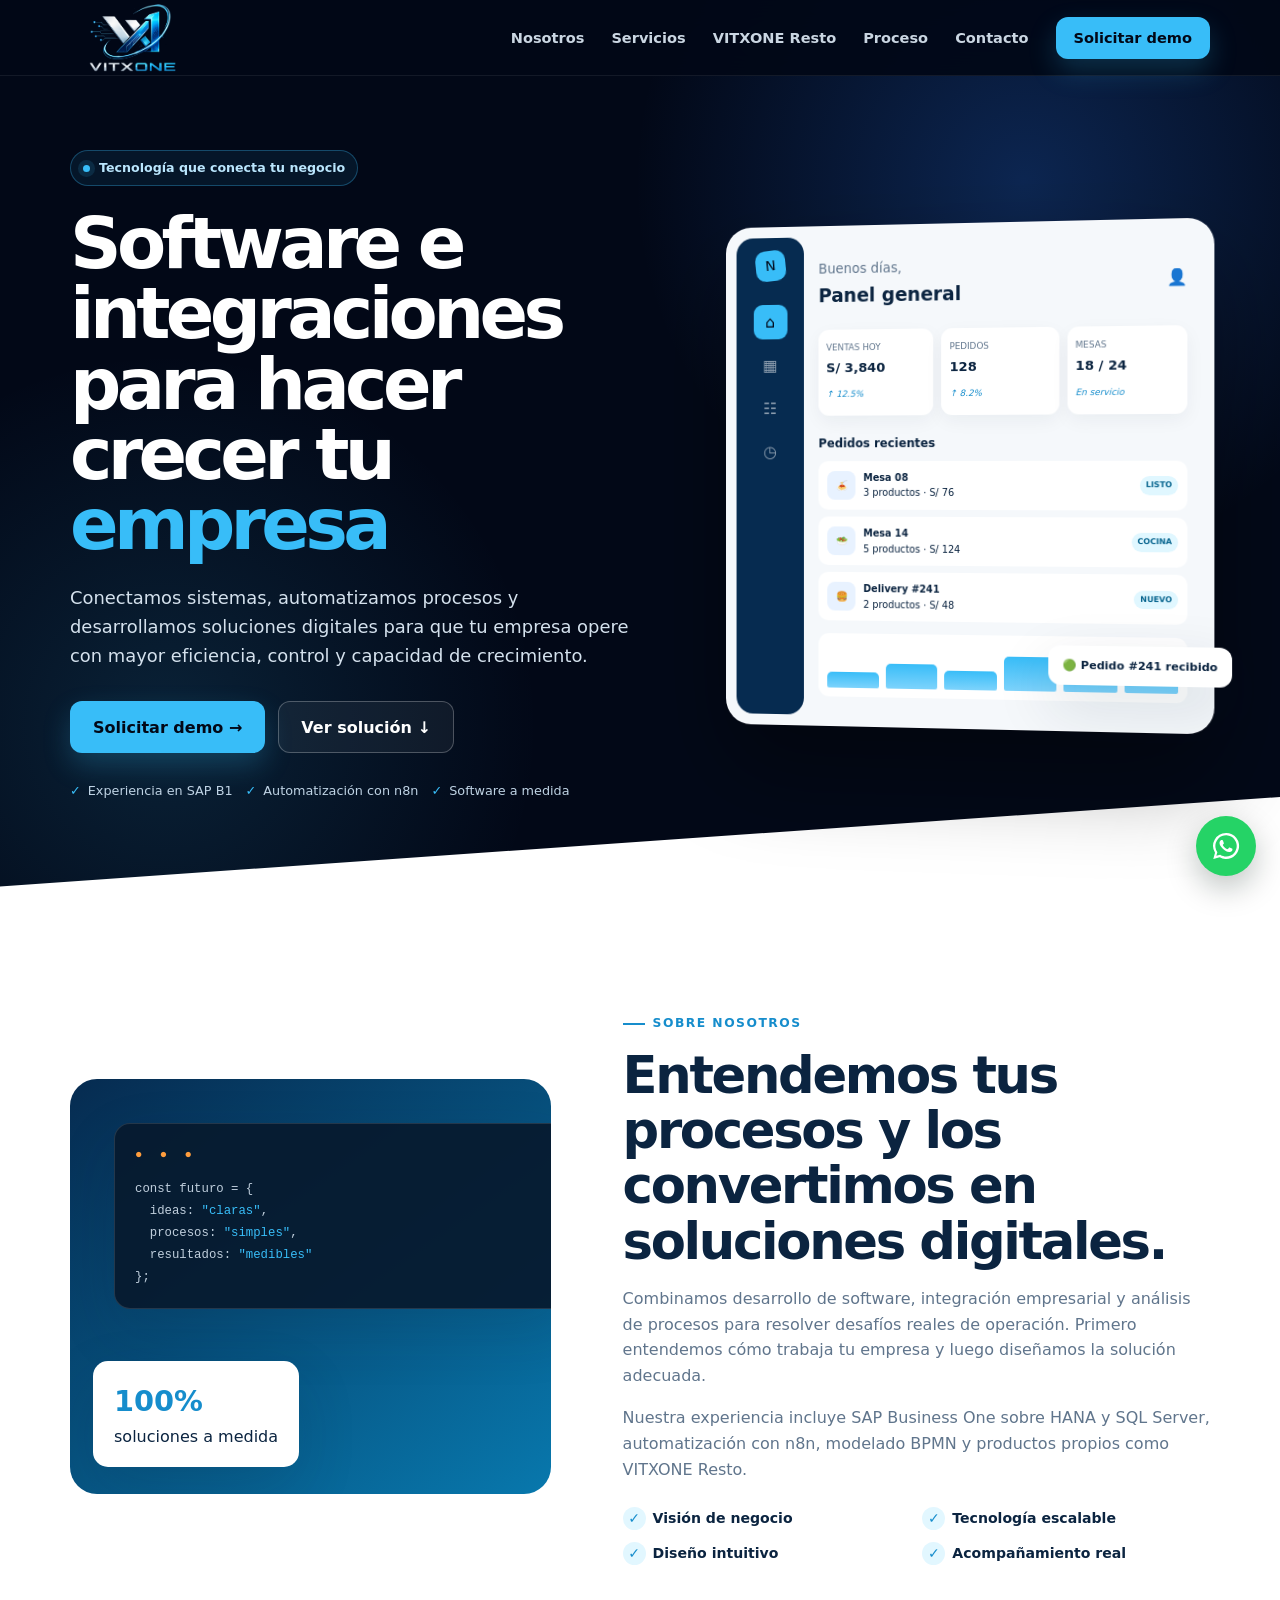
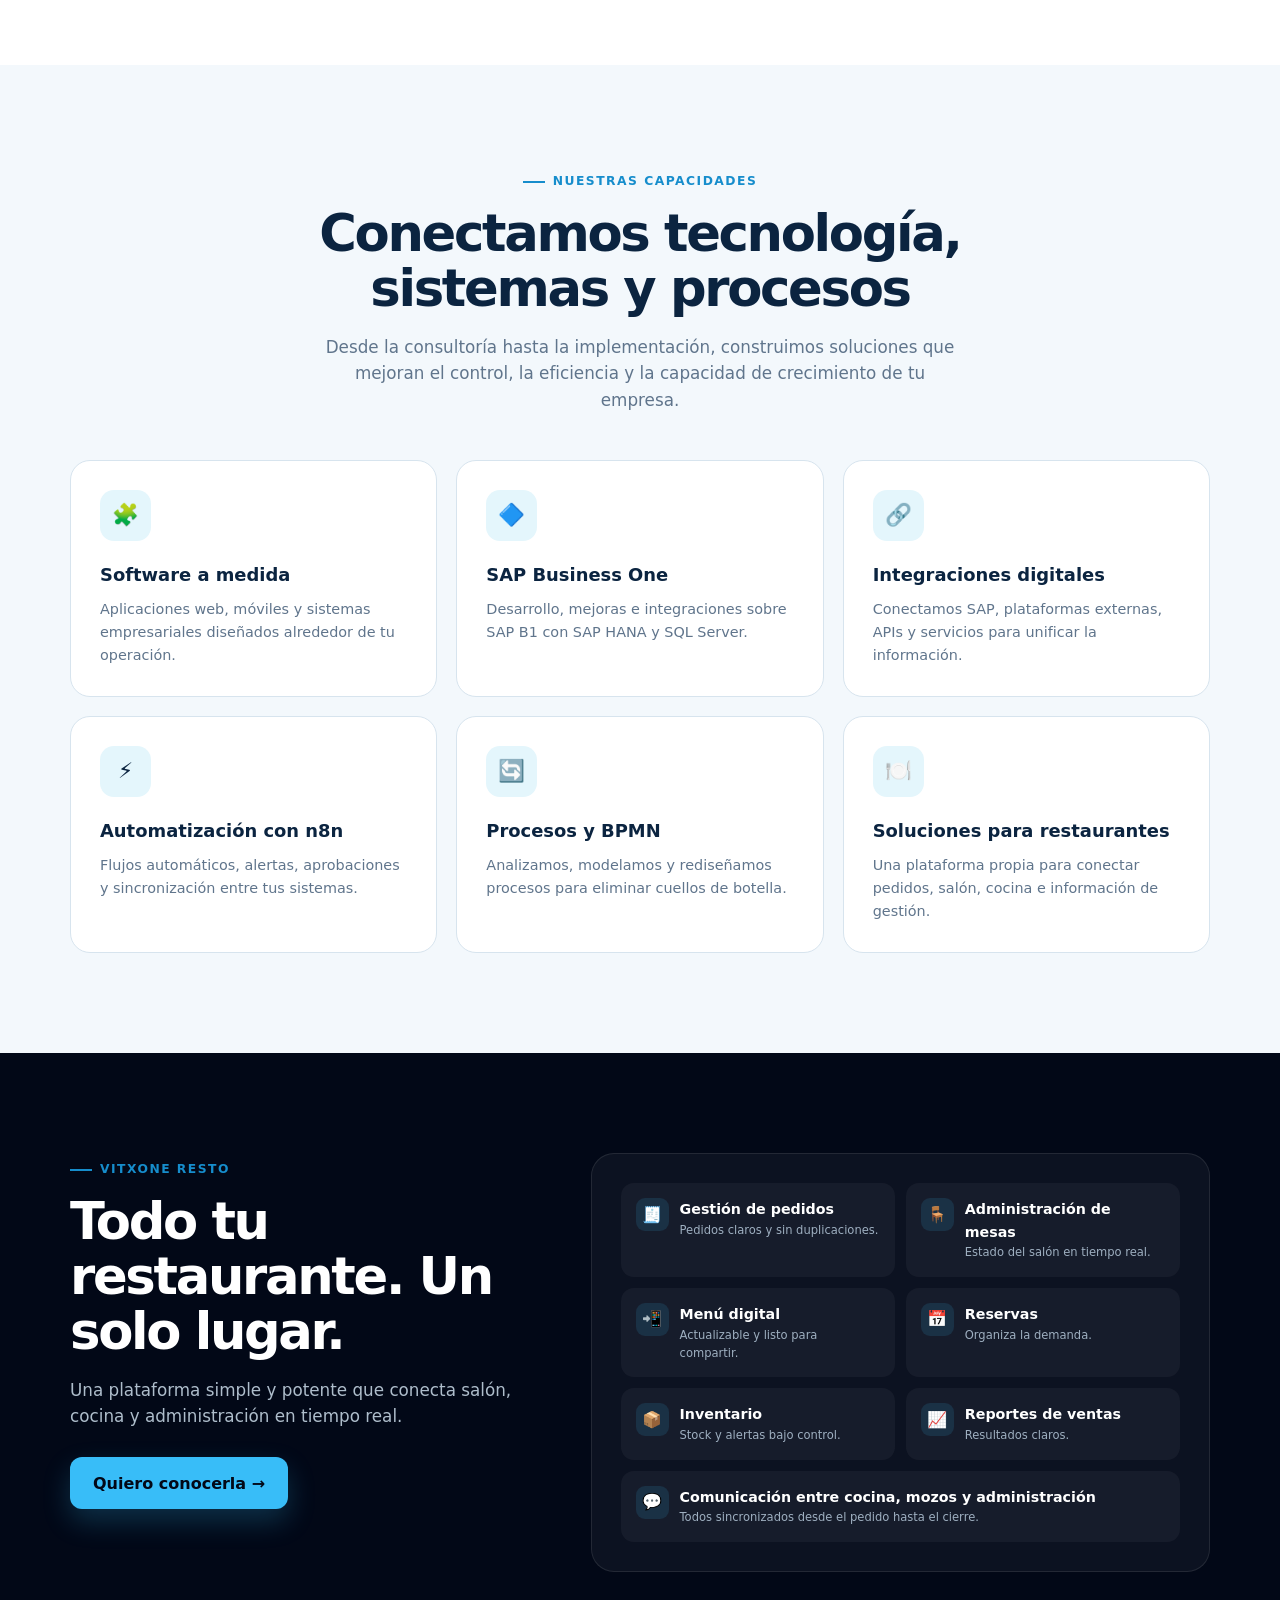
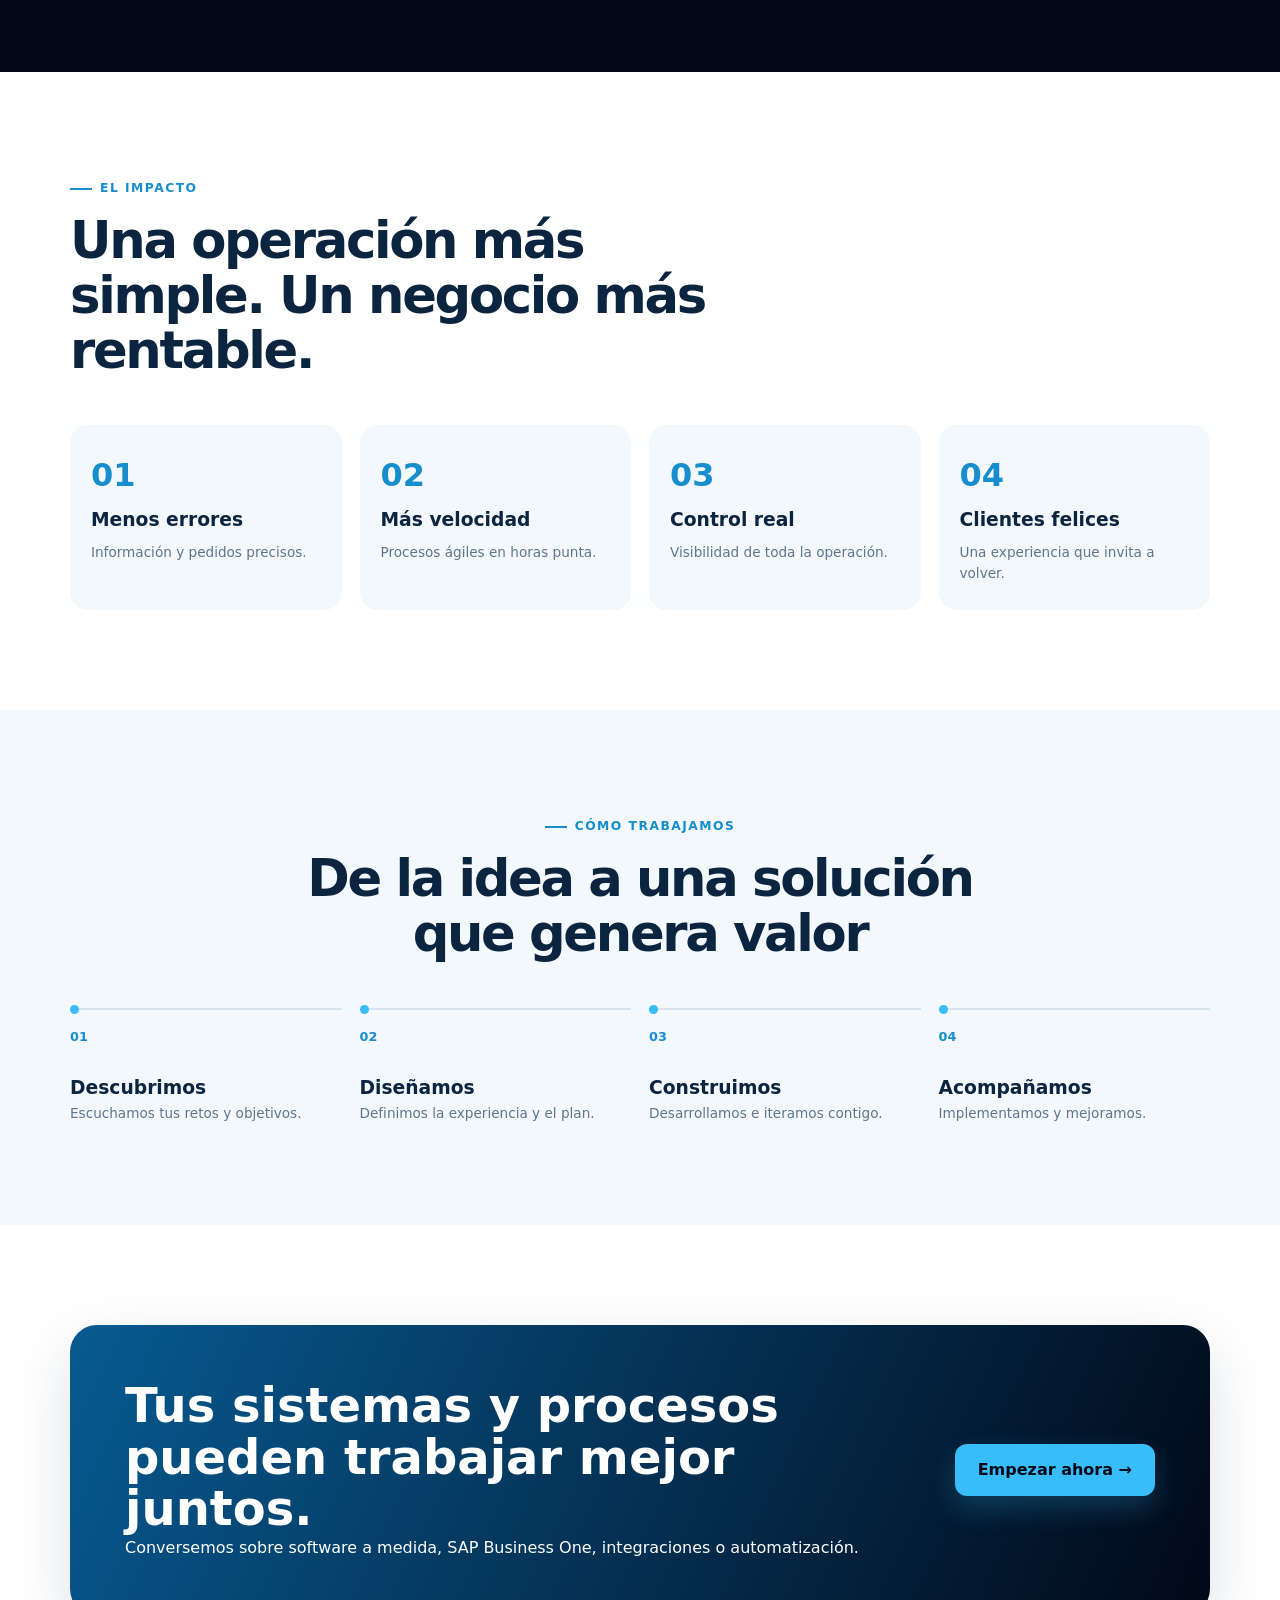
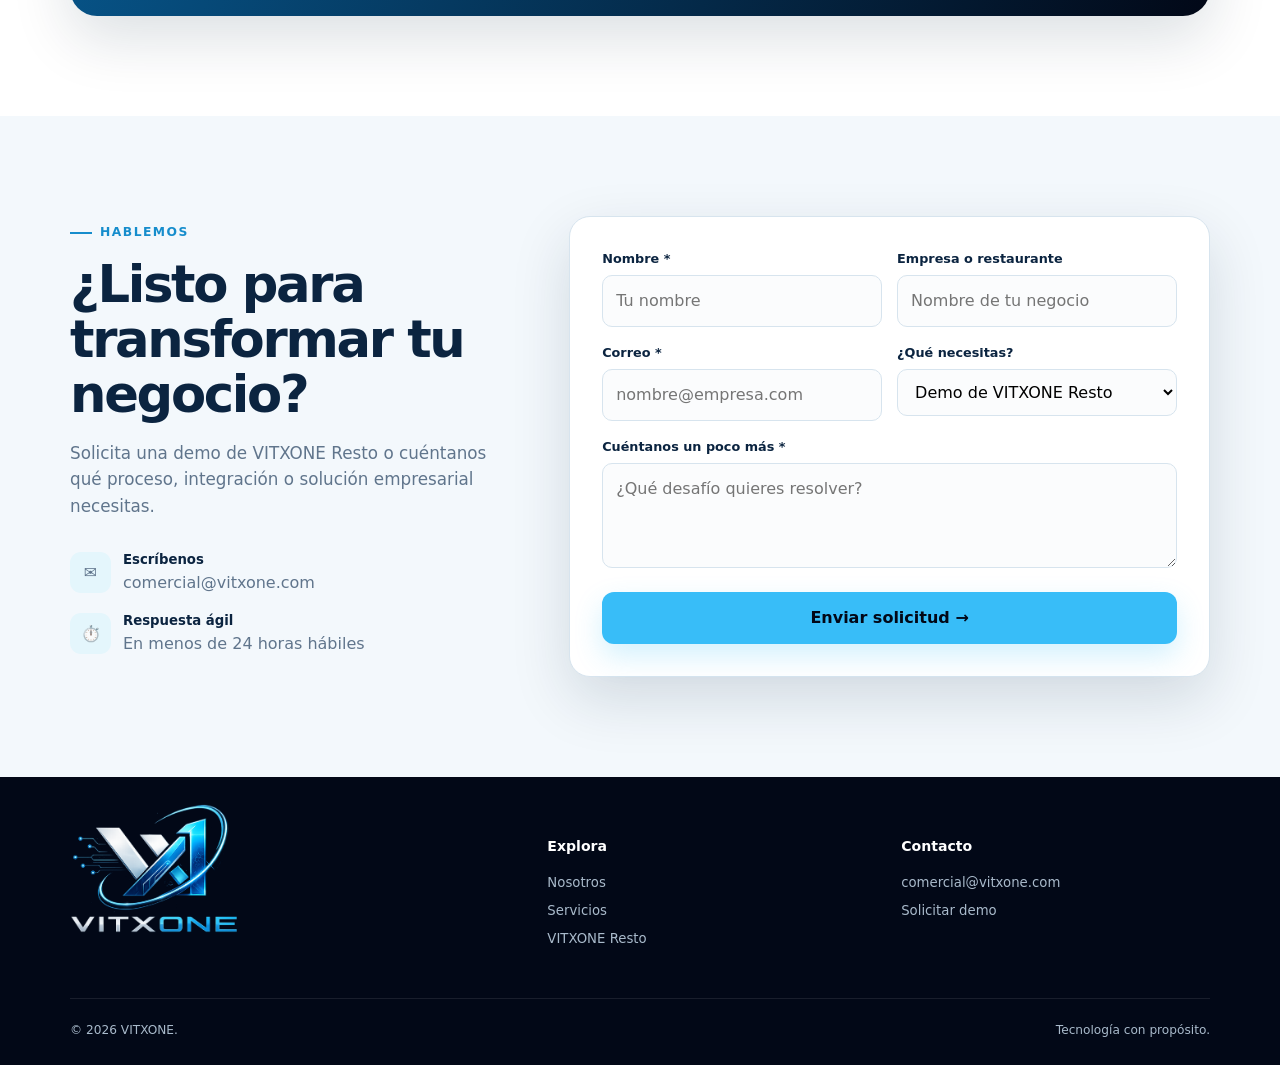
<file: index.html>
<!doctype html>
<html lang="es">
  <head>
    <meta charset="utf-8" />
    <meta name="viewport" content="width=device-width,initial-scale=1" />
    <title>VITXONE | Software, integraciones y automatización</title>
    <meta
      name="description"
      content="Software a medida, SAP Business One, integraciones, automatización con n8n y mejora de procesos BPMN."
    />
    <style>
      /* Base y sistema visual */
      :root {
        --n: #020817;
        --n2: #062b50;
        --g: #38bdf8;
        --gd: #168dcc;
        --i: #0b2440;
        --m: #60758c;
        --s: #f3f8fc;
        --l: #d7e4ee;
        --sh: 0 22px 60px #02213b24;
      }
      * {
        box-sizing: border-box;
        margin: 0;
        padding: 0;
      }
      html {
        scroll-behavior: smooth;
        scroll-padding-top: 76px;
      }
      body {
        font-family:
          Inter,
          system-ui,
          -apple-system,
          "Segoe UI",
          sans-serif;
        color: var(--i);
        line-height: 1.6;
        overflow-x: hidden;
      }
      a {
        color: inherit;
        text-decoration: none;
      }
      button,
      input,
      textarea,
      select {
        font: inherit;
      }
      .con {
        width: min(1140px, calc(100% - 40px));
        margin: auto;
      }
      .sec {
        padding: 100px 0;
      }
      .soft {
        background: var(--s);
      }
      .tag {
        display: inline-flex;
        align-items: center;
        gap: 8px;
        margin-bottom: 14px;
        color: var(--gd);
        font-size: 0.77rem;
        font-weight: 850;
        letter-spacing: 0.12em;
        text-transform: uppercase;
      }
      .tag:before {
        content: "";
        width: 22px;
        height: 2px;
        background: currentColor;
      }
      .title {
        max-width: 720px;
        margin-bottom: 17px;
        font-size: clamp(2rem, 4vw, 3.2rem);
        line-height: 1.08;
        letter-spacing: -0.045em;
      }
      .lead {
        max-width: 650px;
        color: var(--m);
        font-size: 1.05rem;
      }
      .head {
        margin-bottom: 46px;
      }
      .center {
        text-align: center;
        margin-inline: auto;
      }
      .center > * {
        margin-inline: auto;
      }
      .btn {
        display: inline-flex;
        min-height: 52px;
        padding: 0 22px;
        align-items: center;
        justify-content: center;
        border: 1px solid transparent;
        border-radius: 12px;
        font-weight: 780;
        transition: 0.25s;
        cursor: pointer;
      }
      .btn:hover {
        transform: translateY(-3px);
      }
      .primary {
        background: var(--g);
        color: var(--n);
        box-shadow: 0 12px 28px #38bdf838;
      }
      .primary:hover {
        background: #0ea5e9;
      }
      .outline {
        color: #fff;
        border-color: #ffffff40;
        background: #ffffff0d;
      }
      .outline:hover {
        background: #ffffff1c;
      }
      /* Navegación fija */
      header {
        position: fixed;
        inset: 0 0 auto;
        z-index: 20;
        height: 76px;
        color: #fff;
        background: #020817ed;
        backdrop-filter: blur(14px);
        border-bottom: 1px solid #ffffff12;
      }
      .nav {
        height: 100%;
        display: flex;
        align-items: center;
        justify-content: space-between;
      }
      .logo {
        display: flex;
        align-items: center;
        height: 68px;
      }
      .brand-logo {
        display: block;
        width: 126px;
        height: 68px;
        object-fit: contain;
      }
      .brand .brand-logo {
        width: 170px;
        height: auto;
      }
      .mark {
        display: grid;
        width: 36px;
        aspect-ratio: 1;
        place-items: center;
        border-radius: 10px;
        background: var(--g);
        color: var(--n);
        font-size: 0.9rem;
        transform: rotate(-6deg);
      }
      .links {
        display: flex;
        align-items: center;
        gap: 27px;
        list-style: none;
        color: #cad6e2;
        font-size: 0.91rem;
        font-weight: 650;
      }
      .links a:hover {
        color: var(--g);
      }
      .navbtn {
        min-height: 42px;
        padding-inline: 17px;
      }
      .hamb {
        display: none;
        width: 44px;
        height: 44px;
        border: 0;
        border-radius: 10px;
        background: #ffffff12;
      }
      .hamb span {
        display: block;
        width: 21px;
        height: 2px;
        margin: 5px auto;
        background: #fff;
        transition: 0.25s;
      }
      /* Hero y mockup */
      .hero {
        position: relative;
        min-height: 780px;
        padding: 150px 0 105px;
        overflow: hidden;
        color: #fff;
        background:
          radial-gradient(circle at 80% 20%, #2775ec45, transparent 31%),
          radial-gradient(circle at 13% 80%, #38bdf824, transparent 28%),
          var(--n);
      }
      .hero:after {
        content: "";
        position: absolute;
        inset: auto -10% -170px;
        height: 235px;
        background: #fff;
        transform: rotate(-4deg);
      }
      .hero-grid {
        position: relative;
        z-index: 1;
        display: grid;
        grid-template-columns: 1.04fr 0.96fr;
        gap: 65px;
        align-items: center;
      }
      .badge {
        display: inline-flex;
        align-items: center;
        gap: 9px;
        margin-bottom: 22px;
        padding: 7px 12px;
        border: 1px solid #38bdf850;
        border-radius: 99px;
        background: #38bdf814;
        color: #bae6fd;
        font-size: 0.79rem;
        font-weight: 750;
      }
      .pulse {
        width: 7px;
        height: 7px;
        border-radius: 50%;
        background: var(--g);
        box-shadow: 0 0 0 5px #38bdf820;
      }
      .hero h1 {
        max-width: 700px;
        font-size: clamp(2.8rem, 5.6vw, 5rem);
        line-height: 0.98;
        letter-spacing: -0.065em;
      }
      .hero h1 span {
        color: var(--g);
      }
      .hero-copy > p {
        max-width: 590px;
        margin: 25px 0 31px;
        color: #d4e1ed;
        font-size: 1.12rem;
      }
      .actions,
      .proof {
        display: flex;
        flex-wrap: wrap;
        gap: 13px;
      }
      .proof {
        margin-top: 28px;
        color: #bfd3e4;
        font-size: 0.8rem;
      }
      .proof span:before {
        content: "✓";
        margin-right: 7px;
        color: var(--g);
        font-weight: 900;
      }
      .mock {
        position: relative;
        display: grid;
        grid-template-columns: 70px 1fr;
        width: 95%;
        margin-left: auto;
        min-height: 440px;
        padding: 10px;
        border: 1px solid #ffffff25;
        border-radius: 26px;
        background: #f5f8fb;
        color: var(--i);
        box-shadow: 0 45px 90px #0006;
        transform: perspective(1000px) rotateY(-5deg);
        animation: float 5s ease-in-out infinite;
      }
      .side {
        padding: 13px 7px;
        border-radius: 17px;
        background: var(--n2);
        text-align: center;
      }
      .side .mark {
        width: 31px;
        margin: 0 auto 24px;
      }
      .si {
        display: grid;
        width: 35px;
        height: 35px;
        margin: 9px auto;
        place-items: center;
        border-radius: 9px;
        color: #fff;
        opacity: 0.55;
      }
      .si.on {
        background: var(--g);
        color: var(--n);
        opacity: 1;
      }
      .dash {
        padding: 19px 15px;
      }
      .top {
        display: flex;
        justify-content: space-between;
        align-items: center;
      }
      .top small {
        color: var(--m);
      }
      .metrics {
        display: grid;
        grid-template-columns: repeat(3, 1fr);
        gap: 8px;
        margin: 19px 0;
      }
      .metric {
        padding: 11px 8px;
        border-radius: 11px;
        background: #fff;
        box-shadow: 0 6px 18px #10243d0d;
      }
      .metric small {
        display: block;
        color: var(--m);
        font-size: 0.55rem;
      }
      .metric b {
        font-size: 0.82rem;
      }
      .metric em {
        color: var(--gd);
        font-size: 0.55rem;
      }
      .dash h4 {
        margin-bottom: 8px;
        font-size: 0.74rem;
      }
      .order {
        display: grid;
        grid-template-columns: auto 1fr auto;
        gap: 8px;
        align-items: center;
        margin-bottom: 7px;
        padding: 9px;
        border-radius: 10px;
        background: #fff;
        font-size: 0.61rem;
      }
      .oi {
        display: grid;
        width: 29px;
        height: 29px;
        place-items: center;
        border-radius: 8px;
        background: #e8f2ff;
      }
      .status {
        padding: 3px 6px;
        border-radius: 50px;
        background: #e0f7ff;
        color: #07658f;
        font-size: 0.49rem;
        font-weight: 850;
      }
      .chart {
        height: 64px;
        margin-top: 13px;
        padding: 9px;
        display: flex;
        align-items: end;
        gap: 7px;
        border-radius: 11px;
        background: #fff;
      }
      .bar {
        flex: 1;
        height: var(--h);
        border-radius: 5px 5px 2px 2px;
        background: linear-gradient(var(--g), #7dd3fc);
      }
      .pop {
        position: absolute;
        right: -18px;
        bottom: 45px;
        padding: 11px 14px;
        border-radius: 12px;
        background: #fff;
        box-shadow: var(--sh);
        font-size: 0.69rem;
        font-weight: 750;
      }
      @keyframes float {
        50% {
          translate: 0 -10px;
        }
      }
      /* Contenido */
      .about,
      .product-grid,
      .contact {
        display: grid;
        grid-template-columns: 0.9fr 1.1fr;
        gap: 72px;
        align-items: center;
      }
      .visual {
        position: relative;
        min-height: 415px;
        overflow: hidden;
        border-radius: 27px;
        background: linear-gradient(145deg, var(--n2), #0878ad);
      }
      .code {
        position: absolute;
        inset: 44px -20px auto 44px;
        padding: 20px;
        border: 1px solid #ffffff1f;
        border-radius: 16px;
        background: #071a2fee;
        color: #c0cfdd;
        box-shadow: var(--sh);
        font:
          0.77rem/1.8 ui-monospace,
          monospace;
      }
      .dots {
        margin-bottom: 12px;
        color: #ff9d3d;
        letter-spacing: 5px;
      }
      .cg {
        color: var(--g);
      }
      .stat {
        position: absolute;
        left: 23px;
        bottom: 27px;
        padding: 17px 21px;
        border-radius: 15px;
        background: #fff;
        box-shadow: var(--sh);
      }
      .stat b {
        display: block;
        color: var(--gd);
        font-size: 1.8rem;
      }
      .copy p {
        margin-bottom: 17px;
        color: var(--m);
      }
      .checks {
        display: grid;
        grid-template-columns: 1fr 1fr;
        gap: 12px;
        margin-top: 25px;
      }
      .checks span {
        font-size: 0.88rem;
        font-weight: 700;
      }
      .checks span:before {
        content: "✓";
        display: inline-grid;
        width: 23px;
        height: 23px;
        margin-right: 7px;
        place-items: center;
        border-radius: 50%;
        background: #e2f7ff;
        color: var(--gd);
      }
      .cards {
        display: grid;
        grid-template-columns: repeat(3, 1fr);
        gap: 19px;
      }
      .card {
        padding: 29px;
        border: 1px solid var(--l);
        border-radius: 20px;
        background: #fff;
        transition: 0.3s;
      }
      .card:hover {
        transform: translateY(-7px);
        border-color: transparent;
        box-shadow: var(--sh);
      }
      .icon {
        display: grid;
        width: 51px;
        height: 51px;
        margin-bottom: 20px;
        place-items: center;
        border-radius: 14px;
        background: #e4f6fc;
        font-size: 1.35rem;
      }
      .card h3 {
        margin-bottom: 8px;
        font-size: 1.12rem;
      }
      .card p {
        color: var(--m);
        font-size: 0.9rem;
      }
      .product {
        color: #fff;
        background: var(--n);
      }
      .product-grid {
        grid-template-columns: 0.84fr 1.16fr;
        align-items: start;
      }
      .product .lead {
        color: #aebdcb;
      }
      .panel {
        padding: 29px;
        border: 1px solid #ffffff18;
        border-radius: 23px;
        background: #ffffff0b;
      }
      .features {
        display: grid;
        grid-template-columns: 1fr 1fr;
        gap: 11px;
      }
      .feature {
        display: flex;
        gap: 11px;
        padding: 15px;
        border-radius: 13px;
        background: #ffffff0b;
        transition: 0.25s;
      }
      .feature:hover {
        transform: translateX(4px);
        background: #38bdf818;
      }
      .fi {
        flex: 0 0 33px;
        display: grid;
        height: 33px;
        place-items: center;
        border-radius: 9px;
        background: #38bdf820;
      }
      .feature h3 {
        font-size: 0.89rem;
      }
      .feature p {
        color: #9eafc0;
        font-size: 0.72rem;
      }
      .benefits,
      .steps {
        display: grid;
        grid-template-columns: repeat(4, 1fr);
        gap: 18px;
      }
      .benefit {
        padding: 25px 21px;
        border-radius: 18px;
        background: var(--s);
      }
      .num {
        color: var(--gd);
        font-size: 2rem;
        font-weight: 850;
      }
      .benefit h3 {
        margin: 4px 0 7px;
      }
      .benefit p,
      .step p {
        color: var(--m);
        font-size: 0.85rem;
      }
      .steps {
        counter-reset: step;
      }
      .step {
        position: relative;
        padding-top: 17px;
        border-top: 2px solid var(--l);
        counter-increment: step;
      }
      .step:before {
        content: "0" counter(step);
        display: block;
        margin-bottom: 26px;
        color: var(--gd);
        font-size: 0.8rem;
        font-weight: 850;
      }
      .step:after {
        content: "";
        position: absolute;
        left: 0;
        top: -5px;
        width: 9px;
        height: 9px;
        border-radius: 50%;
        background: var(--g);
      }
      .cta {
        display: flex;
        align-items: center;
        justify-content: space-between;
        gap: 35px;
        padding: 55px;
        border-radius: 27px;
        color: #fff;
        background: linear-gradient(115deg, #075a91, var(--n));
        box-shadow: var(--sh);
      }
      .cta h2 {
        max-width: 670px;
        font-size: clamp(2rem, 4vw, 3rem);
        line-height: 1.08;
      }
      .contact {
        grid-template-columns: 0.8fr 1.2fr;
        align-items: start;
      }
      .details {
        display: grid;
        gap: 14px;
        margin-top: 29px;
      }
      .detail {
        display: flex;
        align-items: center;
        gap: 12px;
        color: var(--m);
      }
      .detail b {
        display: block;
        color: var(--i);
        font-size: 0.83rem;
      }
      .di {
        display: grid;
        width: 41px;
        height: 41px;
        place-items: center;
        border-radius: 11px;
        background: #e4f6fc;
      }
      .form {
        padding: 32px;
        border: 1px solid var(--l);
        border-radius: 21px;
        background: #fff;
        box-shadow: var(--sh);
      }
      .row {
        display: grid;
        grid-template-columns: 1fr 1fr;
        gap: 15px;
      }
      .field {
        margin-bottom: 16px;
      }
      .field label {
        display: block;
        margin-bottom: 6px;
        font-size: 0.8rem;
        font-weight: 750;
      }
      .field input,
      .field textarea,
      .field select {
        width: 100%;
        padding: 12px 13px;
        border: 1px solid var(--l);
        border-radius: 10px;
        outline: 0;
        background: #fbfcfd;
      }
      .field input:focus,
      .field textarea:focus,
      .field select:focus {
        border-color: var(--gd);
        box-shadow: 0 0 0 3px #38bdf824;
      }
      .field textarea {
        min-height: 105px;
        resize: vertical;
      }
      .form .btn {
        width: 100%;
        border: 0;
      }
      .message {
        display: none;
        margin-top: 13px;
        padding: 10px;
        border-radius: 9px;
        background: #e2f7ff;
        color: #07658f;
        text-align: center;
        font-size: 0.83rem;
        font-weight: 700;
      }
      .message.show {
        display: block;
      }
      .whatsapp-float {
        position: fixed;
        right: 24px;
        bottom: 24px;
        z-index: 30;
        display: grid;
        width: 60px;
        height: 60px;
        place-items: center;
        border-radius: 50%;
        color: #fff;
        background: #25d366;
        box-shadow: 0 12px 30px #071c1240;
        transition: transform 0.25s, background 0.25s;
      }
      .whatsapp-float:hover {
        transform: translateY(-4px) scale(1.04);
        background: #1fbd59;
      }
      .whatsapp-float svg {
        width: 32px;
        height: 32px;
        fill: currentColor;
      }
      /* Footer, animaciones y responsive */
      footer {
        padding: 58px 0 24px;
        color: #a9bacb;
        background: var(--n);
      }
      .footer-grid {
        display: grid;
        grid-template-columns: 1.4fr 1fr 1fr;
        gap: 45px;
        padding-bottom: 42px;
      }
      .brand p {
        max-width: 350px;
        margin-top: 14px;
        font-size: 0.87rem;
      }
      .col h3 {
        margin-bottom: 14px;
        color: #fff;
        font-size: 0.88rem;
      }
      .col a {
        display: block;
        width: max-content;
        margin: 7px 0;
        font-size: 0.83rem;
      }
      .bottom {
        display: flex;
        justify-content: space-between;
        gap: 20px;
        padding-top: 22px;
        border-top: 1px solid #ffffff17;
        font-size: 0.76rem;
      }
      .reveal {
        opacity: 0;
        transform: translateY(24px);
        transition: 0.7s;
      }
      .reveal.visible {
        opacity: 1;
        transform: none;
      }
      @media (max-width: 960px) {
        .sec {
          padding: 82px 0;
        }
        .hero-grid,
        .about,
        .product-grid,
        .contact {
          grid-template-columns: 1fr;
        }
        .hero {
          padding-top: 128px;
        }
        .hero-copy {
          text-align: center;
        }
        .hero-copy > p {
          margin-inline: auto;
        }
        .actions,
        .proof {
          justify-content: center;
        }
        .mock {
          width: min(570px, 90%);
          margin: 20px auto;
        }
        .about,
        .product-grid,
        .contact {
          gap: 44px;
        }
        .cards,
        .benefits,
        .steps {
          grid-template-columns: repeat(2, 1fr);
        }
        .links {
          position: fixed;
          inset: 76px 20px auto;
          display: grid;
          gap: 0;
          padding: 14px;
          border-radius: 15px;
          background: #041a31;
          box-shadow: 0 20px 50px #0005;
          opacity: 0;
          transform: translateY(-10px);
          pointer-events: none;
          transition: 0.25s;
        }
        .links.open {
          opacity: 1;
          transform: none;
          pointer-events: auto;
        }
        .links a {
          display: block;
          padding: 11px;
        }
        .hamb {
          display: block;
        }
        .hamb.active span:first-child {
          transform: translateY(7px) rotate(45deg);
        }
        .hamb.active span:nth-child(2) {
          opacity: 0;
        }
        .hamb.active span:last-child {
          transform: translateY(-7px) rotate(-45deg);
        }
      }
      @media (max-width: 640px) {
        .whatsapp-float {
          right: 16px;
          bottom: 16px;
          width: 56px;
          height: 56px;
        }
        .brand-logo {
          width: 108px;
          height: 62px;
        }
        .con {
          width: calc(100% - 28px);
        }
        .sec {
          padding: 68px 0;
        }
        .hero {
          min-height: auto;
          padding: 122px 0 105px;
        }
        .hero h1 {
          font-size: 2.7rem;
        }
        .actions .btn {
          width: 100%;
        }
        .mock {
          grid-template-columns: 52px 1fr;
          min-height: 360px;
          padding: 7px;
          transform: none;
        }
        .side {
          padding: 9px 4px;
        }
        .side .mark {
          width: 28px;
          margin-bottom: 14px;
        }
        .si {
          width: 30px;
          height: 30px;
        }
        .dash {
          padding: 12px 8px;
        }
        .metrics {
          gap: 5px;
        }
        .metric {
          padding: 7px 5px;
        }
        .metric b {
          font-size: 0.66rem;
        }
        .pop {
          right: -3px;
          bottom: 20px;
        }
        .visual {
          min-height: 335px;
        }
        .code {
          inset: 34px -60px auto 23px;
        }
        .checks,
        .cards,
        .features,
        .benefits,
        .steps,
        .row,
        .footer-grid {
          grid-template-columns: 1fr;
        }
        .wide {
          grid-column: auto !important;
        }
        .panel,
        .form {
          padding: 19px;
        }
        .cta {
          align-items: flex-start;
          flex-direction: column;
          padding: 34px 24px;
        }
        .cta .btn {
          width: 100%;
        }
        .bottom {
          flex-direction: column;
        }
        .footer-grid {
          gap: 28px;
        }
      }
      @media (prefers-reduced-motion: reduce) {
        html {
          scroll-behavior: auto;
        }
        *,
        *:before,
        *:after {
          animation: none !important;
          transition-duration: 0.01ms !important;
        }
      }
    </style>
  </head>
  <body>
    <header>
      <nav class="nav con">
        <a class="logo" href="#inicio" aria-label="VITXONE, inicio"
          ><img class="brand-logo" src="logo.png" alt="VITXONE"
        /></a>
        <ul class="links" id="links">
          <li><a href="#nosotros">Nosotros</a></li>
          <li><a href="#servicios">Servicios</a></li>
          <li><a href="#solucion">VITXONE Resto</a></li>
          <li><a href="#proceso">Proceso</a></li>
          <li><a href="#contacto">Contacto</a></li>
          <li>
            <a class="btn primary navbtn" href="#contacto">Solicitar demo</a>
          </li>
        </ul>
        <button class="hamb" aria-label="Abrir menú" aria-expanded="false">
          <span></span><span></span><span></span>
        </button>
      </nav>
    </header>
    <main>
      <!-- Hero con mockup visual -->
      <section class="hero" id="inicio">
        <div class="con hero-grid">
          <div class="hero-copy">
            <div class="badge">
              <i class="pulse"></i>Tecnología que conecta tu negocio
            </div>
            <h1>
              Software e integraciones para hacer crecer tu <span>empresa</span>
            </h1>
            <p>
              Conectamos sistemas, automatizamos procesos y desarrollamos
              soluciones digitales para que tu empresa opere con mayor
              eficiencia, control y capacidad de crecimiento.
            </p>
            <div class="actions">
              <a class="btn primary" href="#contacto">Solicitar demo →</a
              ><a class="btn outline" href="#solucion">Ver solución ↓</a>
            </div>
            <div class="proof">
              <span>Experiencia en SAP B1</span
              ><span>Automatización con n8n</span><span>Software a medida</span>
            </div>
          </div>
          <div class="mock">
            <aside class="side">
              <div class="mark">N</div>
              <div class="si on">⌂</div>
              <div class="si">▦</div>
              <div class="si">☷</div>
              <div class="si">◷</div>
            </aside>
            <div class="dash">
              <div class="top">
                <div>
                  <small>Buenos días,</small>
                  <h3>Panel general</h3>
                </div>
                <span>👤</span>
              </div>
              <div class="metrics">
                <div class="metric">
                  <small>VENTAS HOY</small><b>S/ 3,840</b><br /><em>↑ 12.5%</em>
                </div>
                <div class="metric">
                  <small>PEDIDOS</small><b>128</b><br /><em>↑ 8.2%</em>
                </div>
                <div class="metric">
                  <small>MESAS</small><b>18 / 24</b><br /><em>En servicio</em>
                </div>
              </div>
              <h4>Pedidos recientes</h4>
              <div class="order">
                <span class="oi">🍝</span
                ><span><b>Mesa 08</b><br />3 productos · S/ 76</span
                ><span class="status">LISTO</span>
              </div>
              <div class="order">
                <span class="oi">🥗</span
                ><span><b>Mesa 14</b><br />5 productos · S/ 124</span
                ><span class="status">COCINA</span>
              </div>
              <div class="order">
                <span class="oi">🍔</span
                ><span><b>Delivery #241</b><br />2 productos · S/ 48</span
                ><span class="status">NUEVO</span>
              </div>
              <div class="chart">
                <i class="bar" style="--h: 35%"></i
                ><i class="bar" style="--h: 55%"></i
                ><i class="bar" style="--h: 42%"></i
                ><i class="bar" style="--h: 74%"></i
                ><i class="bar" style="--h: 65%"></i
                ><i class="bar" style="--h: 90%"></i>
              </div>
            </div>
            <div class="pop">🟢 Pedido #241 recibido</div>
          </div>
        </div>
      </section>
      <!-- Sobre nosotros -->
      <section class="sec" id="nosotros">
        <div class="con about">
          <div class="visual reveal">
            <div class="code">
              <div class="dots">● ● ●</div>
              const futuro = {<br />&nbsp; ideas:
              <span class="cg">"claras"</span>,<br />&nbsp; procesos:
              <span class="cg">"simples"</span>,<br />&nbsp; resultados:
              <span class="cg">"medibles"</span><br />};
            </div>
            <div class="stat"><b>100%</b> soluciones a medida</div>
          </div>
          <div class="copy reveal">
            <span class="tag">Sobre nosotros</span>
            <h2 class="title">
              Entendemos tus procesos y los convertimos en soluciones digitales.
            </h2>
            <p>
              Combinamos desarrollo de software, integración empresarial y
              análisis de procesos para resolver desafíos reales de operación.
              Primero entendemos cómo trabaja tu empresa y luego diseñamos la
              solución adecuada.
            </p>
            <p>
              Nuestra experiencia incluye SAP Business One sobre HANA y SQL
              Server, automatización con n8n, modelado BPMN y productos propios
              como VITXONE Resto.
            </p>
            <div class="checks">
              <span>Visión de negocio</span><span>Tecnología escalable</span
              ><span>Diseño intuitivo</span><span>Acompañamiento real</span>
            </div>
          </div>
        </div>
      </section>
      <!-- Servicios -->
      <section class="sec soft" id="servicios">
        <div class="con">
          <div class="head center reveal">
            <span class="tag">Nuestras capacidades</span>
            <h2 class="title">Conectamos tecnología, sistemas y procesos</h2>
            <p class="lead">
              Desde la consultoría hasta la implementación, construimos
              soluciones que mejoran el control, la eficiencia y la capacidad de
              crecimiento de tu empresa.
            </p>
          </div>
          <div class="cards">
            <article class="card reveal">
              <div class="icon">🧩</div>
              <h3>Software a medida</h3>
              <p>
                Aplicaciones web, móviles y sistemas empresariales diseñados
                alrededor de tu operación.
              </p>
            </article>
            <article class="card reveal">
              <div class="icon">🔷</div>
              <h3>SAP Business One</h3>
              <p>
                Desarrollo, mejoras e integraciones sobre SAP B1 con SAP HANA y
                SQL Server.
              </p>
            </article>
            <article class="card reveal">
              <div class="icon">🔗</div>
              <h3>Integraciones digitales</h3>
              <p>
                Conectamos SAP, plataformas externas, APIs y servicios para
                unificar la información.
              </p>
            </article>
            <article class="card reveal">
              <div class="icon">⚡</div>
              <h3>Automatización con n8n</h3>
              <p>
                Flujos automáticos, alertas, aprobaciones y sincronización entre
                tus sistemas.
              </p>
            </article>
            <article class="card reveal">
              <div class="icon">🔄</div>
              <h3>Procesos y BPMN</h3>
              <p>
                Analizamos, modelamos y rediseñamos procesos para eliminar
                cuellos de botella.
              </p>
            </article>
            <article class="card reveal">
              <div class="icon">🍽️</div>
              <h3>Soluciones para restaurantes</h3>
              <p>
                Una plataforma propia para conectar pedidos, salón, cocina e
                información de gestión.
              </p>
            </article>
          </div>
        </div>
      </section>
      <!-- Aplicación para restaurantes -->
      <section class="sec product" id="solucion">
        <div class="con product-grid">
          <div class="reveal">
            <span class="tag">VITXONE Resto</span>
            <h2 class="title">Todo tu restaurante. Un solo lugar.</h2>
            <p class="lead">
              Una plataforma simple y potente que conecta salón, cocina y
              administración en tiempo real.
            </p>
            <a class="btn primary" href="#contacto" style="margin-top: 27px"
              >Quiero conocerla →</a
            >
          </div>
          <div class="panel reveal">
            <div class="features">
              <article class="feature">
                <span class="fi">🧾</span>
                <div>
                  <h3>Gestión de pedidos</h3>
                  <p>Pedidos claros y sin duplicaciones.</p>
                </div>
              </article>
              <article class="feature">
                <span class="fi">🪑</span>
                <div>
                  <h3>Administración de mesas</h3>
                  <p>Estado del salón en tiempo real.</p>
                </div>
              </article>
              <article class="feature">
                <span class="fi">📲</span>
                <div>
                  <h3>Menú digital</h3>
                  <p>Actualizable y listo para compartir.</p>
                </div>
              </article>
              <article class="feature">
                <span class="fi">📅</span>
                <div>
                  <h3>Reservas</h3>
                  <p>Organiza la demanda.</p>
                </div>
              </article>
              <article class="feature">
                <span class="fi">📦</span>
                <div>
                  <h3>Inventario</h3>
                  <p>Stock y alertas bajo control.</p>
                </div>
              </article>
              <article class="feature">
                <span class="fi">📈</span>
                <div>
                  <h3>Reportes de ventas</h3>
                  <p>Resultados claros.</p>
                </div>
              </article>
              <article class="feature wide" style="grid-column: 1/-1">
                <span class="fi">💬</span>
                <div>
                  <h3>Comunicación entre cocina, mozos y administración</h3>
                  <p>Todos sincronizados desde el pedido hasta el cierre.</p>
                </div>
              </article>
            </div>
          </div>
        </div>
      </section>
      <!-- Beneficios -->
      <section class="sec">
        <div class="con">
          <div class="head reveal">
            <span class="tag">El impacto</span>
            <h2 class="title">
              Una operación más simple. Un negocio más rentable.
            </h2>
          </div>
          <div class="benefits">
            <article class="benefit reveal">
              <div class="num">01</div>
              <h3>Menos errores</h3>
              <p>Información y pedidos precisos.</p>
            </article>
            <article class="benefit reveal">
              <div class="num">02</div>
              <h3>Más velocidad</h3>
              <p>Procesos ágiles en horas punta.</p>
            </article>
            <article class="benefit reveal">
              <div class="num">03</div>
              <h3>Control real</h3>
              <p>Visibilidad de toda la operación.</p>
            </article>
            <article class="benefit reveal">
              <div class="num">04</div>
              <h3>Clientes felices</h3>
              <p>Una experiencia que invita a volver.</p>
            </article>
          </div>
        </div>
      </section>
      <!-- Proceso -->
      <section class="sec soft" id="proceso">
        <div class="con">
          <div class="head center reveal">
            <span class="tag">Cómo trabajamos</span>
            <h2 class="title">De la idea a una solución que genera valor</h2>
          </div>
          <div class="steps">
            <article class="step reveal">
              <h3>Descubrimos</h3>
              <p>Escuchamos tus retos y objetivos.</p>
            </article>
            <article class="step reveal">
              <h3>Diseñamos</h3>
              <p>Definimos la experiencia y el plan.</p>
            </article>
            <article class="step reveal">
              <h3>Construimos</h3>
              <p>Desarrollamos e iteramos contigo.</p>
            </article>
            <article class="step reveal">
              <h3>Acompañamos</h3>
              <p>Implementamos y mejoramos.</p>
            </article>
          </div>
        </div>
      </section>
      <!-- CTA -->
      <section class="sec">
        <div class="con">
          <div class="cta reveal">
            <div>
              <h2>Tus sistemas y procesos pueden trabajar mejor juntos.</h2>
              <p>
                Conversemos sobre software a medida, SAP Business One,
                integraciones o automatización.
              </p>
            </div>
            <a class="btn primary" href="#contacto">Empezar ahora →</a>
          </div>
        </div>
      </section>
      <!-- Contacto -->
      <section class="sec soft" id="contacto">
        <div class="con contact">
          <div class="reveal">
            <span class="tag">Hablemos</span>
            <h2 class="title">¿Listo para transformar tu negocio?</h2>
            <p class="lead">
              Solicita una demo de VITXONE Resto o cuéntanos qué proceso,
              integración o solución empresarial necesitas.
            </p>
            <div class="details">
              <div class="detail">
                <span class="di">✉️</span
                ><span><b>Escríbenos</b>comercial@vitxone.com</span>
              </div>
              <div class="detail">
                <span class="di">⏱️</span
                ><span><b>Respuesta ágil</b>En menos de 24 horas hábiles</span>
              </div>
            </div>
          </div>
          <form class="form reveal" id="form" novalidate>
            <div class="row">
              <div class="field">
                <label for="name">Nombre *</label
                ><input id="name" placeholder="Tu nombre" required />
              </div>
              <div class="field">
                <label for="business">Empresa o restaurante</label
                ><input id="business" placeholder="Nombre de tu negocio" />
              </div>
            </div>
            <div class="row">
              <div class="field">
                <label for="email">Correo *</label
                ><input
                  id="email"
                  type="email"
                  placeholder="nombre@empresa.com"
                  required
                />
              </div>
              <div class="field">
                <label for="interest">¿Qué necesitas?</label
                ><select id="interest">
                  <option>Demo de VITXONE Resto</option>
                  <option>Software a medida</option>
                  <option>Aplicación web o móvil</option>
                  <option>Automatización</option>
                </select>
              </div>
            </div>
            <div class="field">
              <label for="message">Cuéntanos un poco más *</label
              ><textarea
                id="message"
                placeholder="¿Qué desafío quieres resolver?"
                required
              ></textarea>
            </div>
            <button class="btn primary" type="submit">
              Enviar solicitud →
            </button>
            <div class="message" id="success" role="status">
              ¡Gracias! Recibimos tu solicitud. Nos pondremos en contacto muy
              pronto.
            </div>
          </form>
        </div>
      </section>
    </main>
    <footer>
      <div class="con">
        <div class="footer-grid">
          <div class="brand">
            <a class="logo" href="#inicio" aria-label="VITXONE, inicio"
              ><img class="brand-logo" src="logo.png" alt="VITXONE"
            /></a>
            
          </div>
          <div class="col">
            <h3>Explora</h3>
            <a href="#nosotros">Nosotros</a><a href="#servicios">Servicios</a
            ><a href="#solucion">VITXONE Resto</a>
          </div>
          <div class="col">
            <h3>Contacto</h3>
            <a href="mailto:comercial@vitxone.com">comercial@vitxone.com</a
            ><a href="#contacto">Solicitar demo</a>
          </div>
        </div>
        <div class="bottom">
          <span>© <span id="year"></span> VITXONE.</span
          ><span>Tecnología con propósito.</span>
        </div>
      </div>
    </footer>
    <a
      class="whatsapp-float"
      href="https://wa.me/51936088387"
      target="_blank"
      rel="noopener noreferrer"
      aria-label="Contactar por WhatsApp al 936 088 387"
      title="Escríbenos por WhatsApp"
    >
      <svg viewBox="0 0 32 32" aria-hidden="true">
        <path d="M16.04 3A12.9 12.9 0 0 0 5.01 22.63L3.3 28.9l6.42-1.68A12.96 12.96 0 1 0 16.04 3Zm0 23.6c-1.94 0-3.84-.52-5.49-1.5l-.39-.23-3.81 1 1.02-3.71-.25-.39a10.66 10.66 0 1 1 8.92 4.83Zm5.85-7.98c-.32-.16-1.9-.94-2.2-1.05-.29-.11-.5-.16-.72.16-.21.32-.82 1.05-1 1.26-.19.22-.38.24-.7.08-.32-.16-1.36-.5-2.59-1.6a9.7 9.7 0 0 1-1.79-2.23c-.19-.32-.02-.5.14-.66.15-.14.32-.37.48-.56.16-.19.21-.32.32-.53.11-.21.05-.4-.03-.56-.08-.16-.72-1.73-.98-2.37-.26-.62-.52-.54-.72-.55h-.61c-.21 0-.56.08-.85.4-.29.32-1.11 1.08-1.11 2.64 0 1.56 1.14 3.07 1.3 3.28.16.21 2.24 3.42 5.42 4.8.76.33 1.35.52 1.81.67.76.24 1.45.21 2 .13.61-.09 1.9-.78 2.17-1.53.27-.75.27-1.4.19-1.53-.08-.13-.29-.21-.61-.37Z" />
      </svg>
    </a>
    <script>
      // Menú móvil
      const menu = document.querySelector(".hamb"),
        links = document.querySelector(".links");
      function closeMenu() {
        links.classList.remove("open");
        menu.classList.remove("active");
        menu.setAttribute("aria-expanded", "false");
      }
      menu.addEventListener("click", () => {
        const open = links.classList.toggle("open");
        menu.classList.toggle("active", open);
        menu.setAttribute("aria-expanded", String(open));
      });
      links
        .querySelectorAll("a")
        .forEach((a) => a.addEventListener("click", closeMenu));
      // Animaciones al entrar en pantalla
      const observer = new IntersectionObserver(
        (es) =>
          es.forEach((e) => {
            if (e.isIntersecting) {
              e.target.classList.add("visible");
              observer.unobserve(e.target);
            }
          }),
        { threshold: 0.1 },
      );
      document.querySelectorAll(".reveal").forEach((e) => observer.observe(e));
      // Validación y confirmación del formulario
      const form = document.getElementById("form"),
        success = document.getElementById("success");
      form.addEventListener("submit", (e) => {
        e.preventDefault();
        if (!form.checkValidity()) {
          form.reportValidity();
          return;
        }
        success.classList.add("show");
        form.reset();
      });
      document.getElementById("year").textContent = new Date().getFullYear();
    </script>
  </body>
</html>
</file>
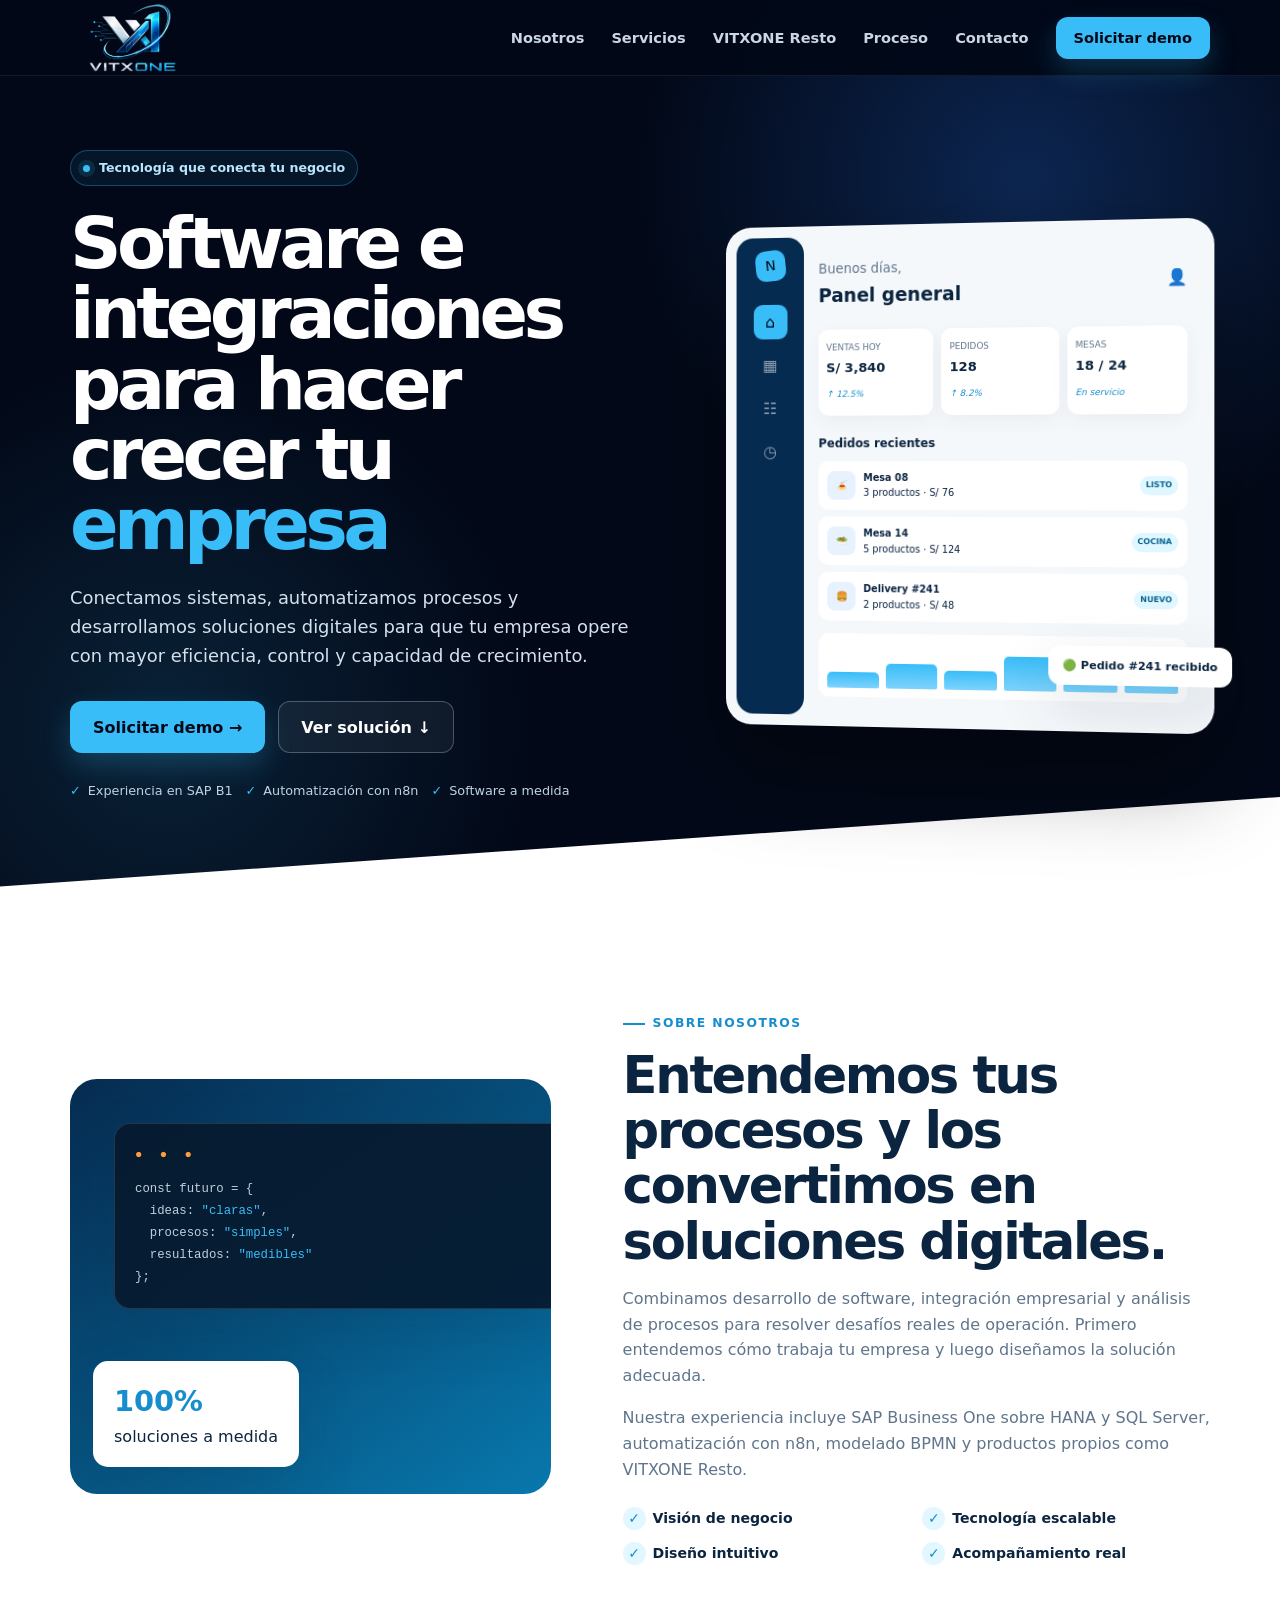
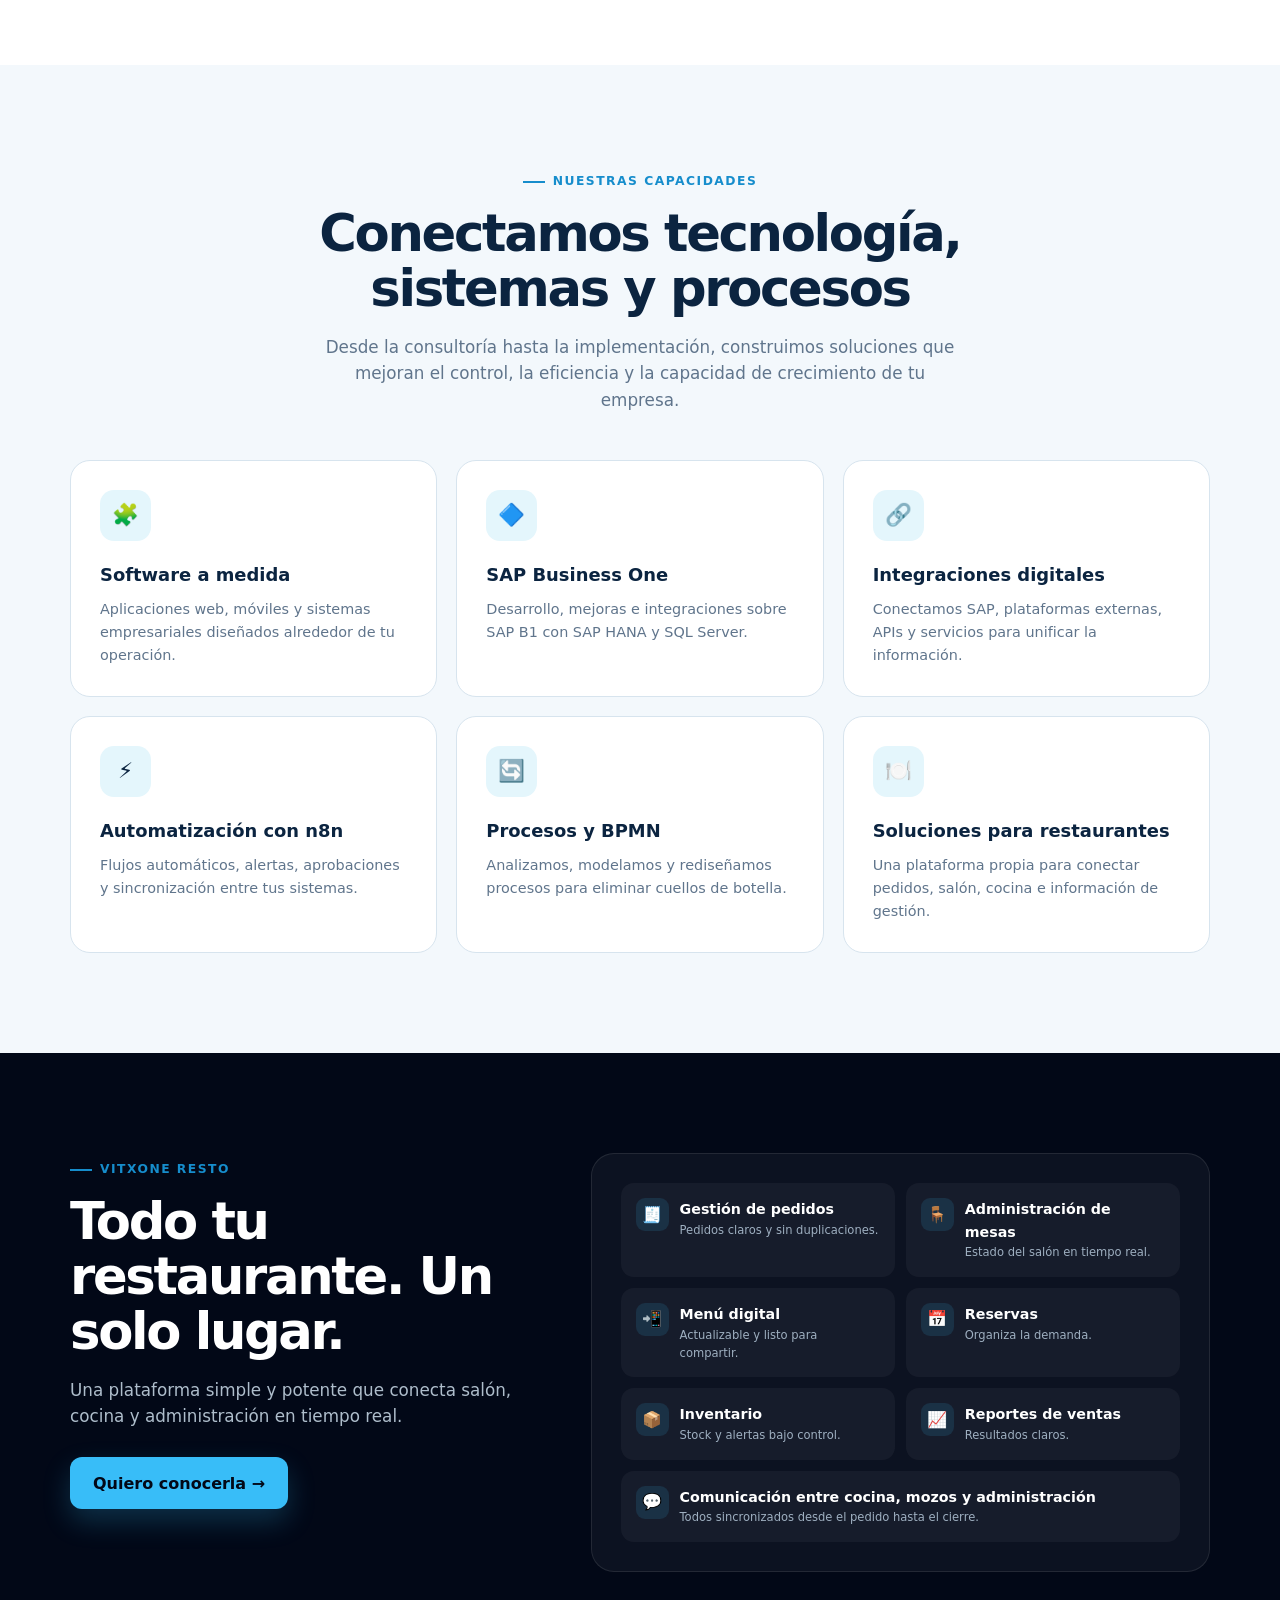
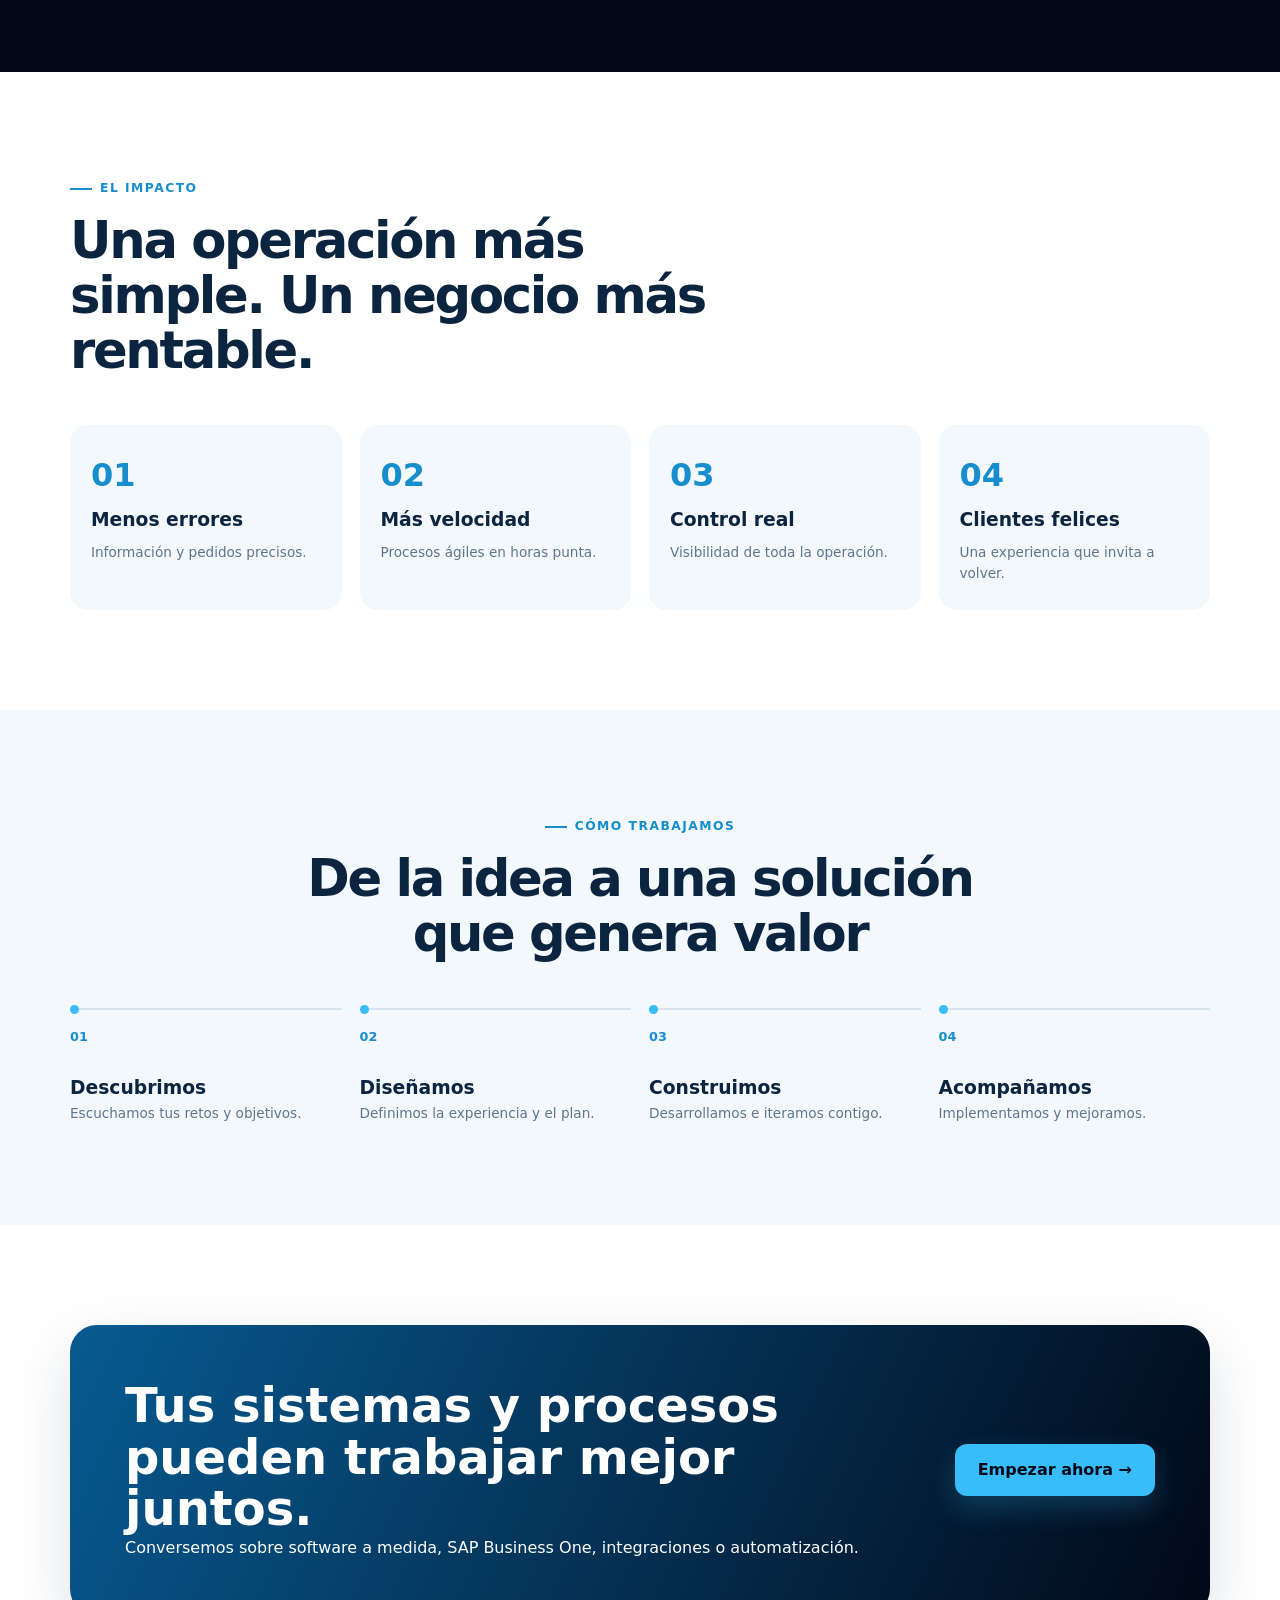
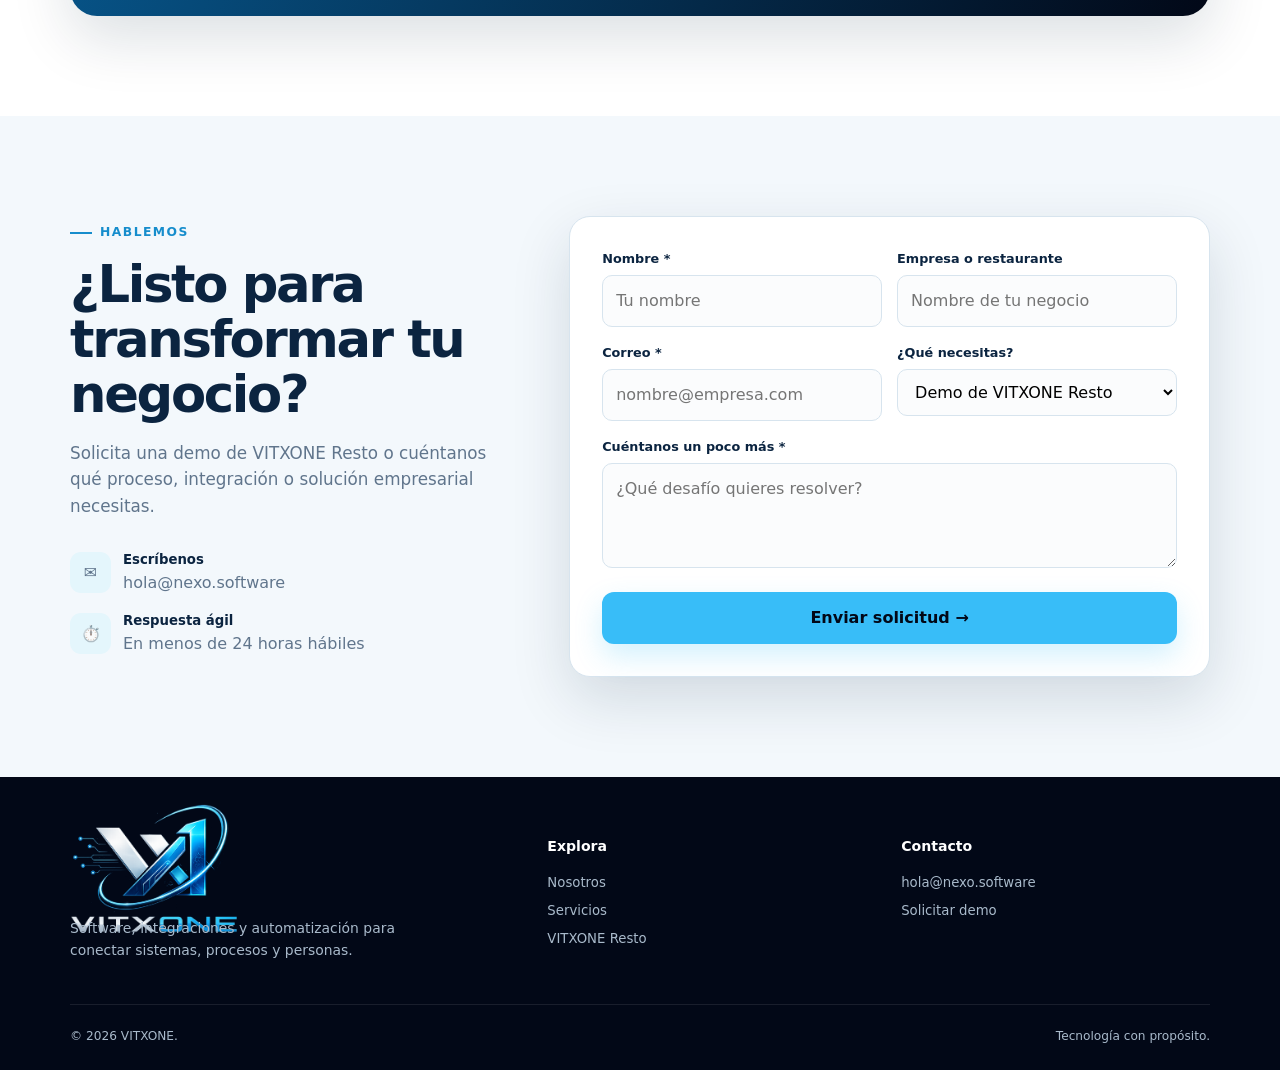
<file: index -- old.html>
<!doctype html><html lang="es"><head><meta charset="utf-8"><meta name="viewport" content="width=device-width,initial-scale=1"><title>VITXONE | Software, integraciones y automatización</title><meta name="description" content="Software a medida, SAP Business One, integraciones, automatización con n8n y mejora de procesos BPMN."><style>
/* Base y sistema visual */
:root{--n:#020817;--n2:#062b50;--g:#38bdf8;--gd:#168dcc;--i:#0b2440;--m:#60758c;--s:#f3f8fc;--l:#d7e4ee;--sh:0 22px 60px #02213b24}*{box-sizing:border-box;margin:0;padding:0}html{scroll-behavior:smooth;scroll-padding-top:76px}body{font-family:Inter,system-ui,-apple-system,"Segoe UI",sans-serif;color:var(--i);line-height:1.6;overflow-x:hidden}a{color:inherit;text-decoration:none}button,input,textarea,select{font:inherit}.con{width:min(1140px,calc(100% - 40px));margin:auto}.sec{padding:100px 0}.soft{background:var(--s)}.tag{display:inline-flex;align-items:center;gap:8px;margin-bottom:14px;color:var(--gd);font-size:.77rem;font-weight:850;letter-spacing:.12em;text-transform:uppercase}.tag:before{content:"";width:22px;height:2px;background:currentColor}.title{max-width:720px;margin-bottom:17px;font-size:clamp(2rem,4vw,3.2rem);line-height:1.08;letter-spacing:-.045em}.lead{max-width:650px;color:var(--m);font-size:1.05rem}.head{margin-bottom:46px}.center{text-align:center;margin-inline:auto}.center>*{margin-inline:auto}.btn{display:inline-flex;min-height:52px;padding:0 22px;align-items:center;justify-content:center;border:1px solid transparent;border-radius:12px;font-weight:780;transition:.25s;cursor:pointer}.btn:hover{transform:translateY(-3px)}.primary{background:var(--g);color:var(--n);box-shadow:0 12px 28px #38bdf838}.primary:hover{background:#0ea5e9}.outline{color:#fff;border-color:#ffffff40;background:#ffffff0d}.outline:hover{background:#ffffff1c}
/* Navegación fija */
header{position:fixed;inset:0 0 auto;z-index:20;height:76px;color:#fff;background:#020817ed;backdrop-filter:blur(14px);border-bottom:1px solid #ffffff12}.nav{height:100%;display:flex;align-items:center;justify-content:space-between}.logo{display:flex;align-items:center;height:68px}.brand-logo{display:block;width:126px;height:68px;object-fit:contain}.brand .brand-logo{width:170px;height:auto}.mark{display:grid;width:36px;aspect-ratio:1;place-items:center;border-radius:10px;background:var(--g);color:var(--n);font-size:.9rem;transform:rotate(-6deg)}.links{display:flex;align-items:center;gap:27px;list-style:none;color:#cad6e2;font-size:.91rem;font-weight:650}.links a:hover{color:var(--g)}.navbtn{min-height:42px;padding-inline:17px}.hamb{display:none;width:44px;height:44px;border:0;border-radius:10px;background:#ffffff12}.hamb span{display:block;width:21px;height:2px;margin:5px auto;background:#fff;transition:.25s}
/* Hero y mockup */
.hero{position:relative;min-height:780px;padding:150px 0 105px;overflow:hidden;color:#fff;background:radial-gradient(circle at 80% 20%,#2775ec45,transparent 31%),radial-gradient(circle at 13% 80%,#38bdf824,transparent 28%),var(--n)}.hero:after{content:"";position:absolute;inset:auto -10% -170px;height:235px;background:#fff;transform:rotate(-4deg)}.hero-grid{position:relative;z-index:1;display:grid;grid-template-columns:1.04fr .96fr;gap:65px;align-items:center}.badge{display:inline-flex;align-items:center;gap:9px;margin-bottom:22px;padding:7px 12px;border:1px solid #38bdf850;border-radius:99px;background:#38bdf814;color:#bae6fd;font-size:.79rem;font-weight:750}.pulse{width:7px;height:7px;border-radius:50%;background:var(--g);box-shadow:0 0 0 5px #38bdf820}.hero h1{max-width:700px;font-size:clamp(2.8rem,5.6vw,5rem);line-height:.98;letter-spacing:-.065em}.hero h1 span{color:var(--g)}.hero-copy>p{max-width:590px;margin:25px 0 31px;color:#d4e1ed;font-size:1.12rem}.actions,.proof{display:flex;flex-wrap:wrap;gap:13px}.proof{margin-top:28px;color:#bfd3e4;font-size:.8rem}.proof span:before{content:"✓";margin-right:7px;color:var(--g);font-weight:900}.mock{position:relative;display:grid;grid-template-columns:70px 1fr;width:95%;margin-left:auto;min-height:440px;padding:10px;border:1px solid #ffffff25;border-radius:26px;background:#f5f8fb;color:var(--i);box-shadow:0 45px 90px #0006;transform:perspective(1000px) rotateY(-5deg);animation:float 5s ease-in-out infinite}.side{padding:13px 7px;border-radius:17px;background:var(--n2);text-align:center}.side .mark{width:31px;margin:0 auto 24px}.si{display:grid;width:35px;height:35px;margin:9px auto;place-items:center;border-radius:9px;color:#fff;opacity:.55}.si.on{background:var(--g);color:var(--n);opacity:1}.dash{padding:19px 15px}.top{display:flex;justify-content:space-between;align-items:center}.top small{color:var(--m)}.metrics{display:grid;grid-template-columns:repeat(3,1fr);gap:8px;margin:19px 0}.metric{padding:11px 8px;border-radius:11px;background:#fff;box-shadow:0 6px 18px #10243d0d}.metric small{display:block;color:var(--m);font-size:.55rem}.metric b{font-size:.82rem}.metric em{color:var(--gd);font-size:.55rem}.dash h4{margin-bottom:8px;font-size:.74rem}.order{display:grid;grid-template-columns:auto 1fr auto;gap:8px;align-items:center;margin-bottom:7px;padding:9px;border-radius:10px;background:#fff;font-size:.61rem}.oi{display:grid;width:29px;height:29px;place-items:center;border-radius:8px;background:#e8f2ff}.status{padding:3px 6px;border-radius:50px;background:#e0f7ff;color:#07658f;font-size:.49rem;font-weight:850}.chart{height:64px;margin-top:13px;padding:9px;display:flex;align-items:end;gap:7px;border-radius:11px;background:#fff}.bar{flex:1;height:var(--h);border-radius:5px 5px 2px 2px;background:linear-gradient(var(--g),#7dd3fc)}.pop{position:absolute;right:-18px;bottom:45px;padding:11px 14px;border-radius:12px;background:#fff;box-shadow:var(--sh);font-size:.69rem;font-weight:750}@keyframes float{50%{translate:0 -10px}}
/* Contenido */
.about,.product-grid,.contact{display:grid;grid-template-columns:.9fr 1.1fr;gap:72px;align-items:center}.visual{position:relative;min-height:415px;overflow:hidden;border-radius:27px;background:linear-gradient(145deg,var(--n2),#0878ad)}.code{position:absolute;inset:44px -20px auto 44px;padding:20px;border:1px solid #ffffff1f;border-radius:16px;background:#071a2fee;color:#c0cfdd;box-shadow:var(--sh);font:.77rem/1.8 ui-monospace,monospace}.dots{margin-bottom:12px;color:#ff9d3d;letter-spacing:5px}.cg{color:var(--g)}.stat{position:absolute;left:23px;bottom:27px;padding:17px 21px;border-radius:15px;background:#fff;box-shadow:var(--sh)}.stat b{display:block;color:var(--gd);font-size:1.8rem}.copy p{margin-bottom:17px;color:var(--m)}.checks{display:grid;grid-template-columns:1fr 1fr;gap:12px;margin-top:25px}.checks span{font-size:.88rem;font-weight:700}.checks span:before{content:"✓";display:inline-grid;width:23px;height:23px;margin-right:7px;place-items:center;border-radius:50%;background:#e2f7ff;color:var(--gd)}.cards{display:grid;grid-template-columns:repeat(3,1fr);gap:19px}.card{padding:29px;border:1px solid var(--l);border-radius:20px;background:#fff;transition:.3s}.card:hover{transform:translateY(-7px);border-color:transparent;box-shadow:var(--sh)}.icon{display:grid;width:51px;height:51px;margin-bottom:20px;place-items:center;border-radius:14px;background:#e4f6fc;font-size:1.35rem}.card h3{margin-bottom:8px;font-size:1.12rem}.card p{color:var(--m);font-size:.9rem}.product{color:#fff;background:var(--n)}.product-grid{grid-template-columns:.84fr 1.16fr;align-items:start}.product .lead{color:#aebdcb}.panel{padding:29px;border:1px solid #ffffff18;border-radius:23px;background:#ffffff0b}.features{display:grid;grid-template-columns:1fr 1fr;gap:11px}.feature{display:flex;gap:11px;padding:15px;border-radius:13px;background:#ffffff0b;transition:.25s}.feature:hover{transform:translateX(4px);background:#38bdf818}.fi{flex:0 0 33px;display:grid;height:33px;place-items:center;border-radius:9px;background:#38bdf820}.feature h3{font-size:.89rem}.feature p{color:#9eafc0;font-size:.72rem}.benefits,.steps{display:grid;grid-template-columns:repeat(4,1fr);gap:18px}.benefit{padding:25px 21px;border-radius:18px;background:var(--s)}.num{color:var(--gd);font-size:2rem;font-weight:850}.benefit h3{margin:4px 0 7px}.benefit p,.step p{color:var(--m);font-size:.85rem}.steps{counter-reset:step}.step{position:relative;padding-top:17px;border-top:2px solid var(--l);counter-increment:step}.step:before{content:"0" counter(step);display:block;margin-bottom:26px;color:var(--gd);font-size:.8rem;font-weight:850}.step:after{content:"";position:absolute;left:0;top:-5px;width:9px;height:9px;border-radius:50%;background:var(--g)}.cta{display:flex;align-items:center;justify-content:space-between;gap:35px;padding:55px;border-radius:27px;color:#fff;background:linear-gradient(115deg,#075a91,var(--n));box-shadow:var(--sh)}.cta h2{max-width:670px;font-size:clamp(2rem,4vw,3rem);line-height:1.08}.contact{grid-template-columns:.8fr 1.2fr;align-items:start}.details{display:grid;gap:14px;margin-top:29px}.detail{display:flex;align-items:center;gap:12px;color:var(--m)}.detail b{display:block;color:var(--i);font-size:.83rem}.di{display:grid;width:41px;height:41px;place-items:center;border-radius:11px;background:#e4f6fc}.form{padding:32px;border:1px solid var(--l);border-radius:21px;background:#fff;box-shadow:var(--sh)}.row{display:grid;grid-template-columns:1fr 1fr;gap:15px}.field{margin-bottom:16px}.field label{display:block;margin-bottom:6px;font-size:.8rem;font-weight:750}.field input,.field textarea,.field select{width:100%;padding:12px 13px;border:1px solid var(--l);border-radius:10px;outline:0;background:#fbfcfd}.field input:focus,.field textarea:focus,.field select:focus{border-color:var(--gd);box-shadow:0 0 0 3px #38bdf824}.field textarea{min-height:105px;resize:vertical}.form .btn{width:100%;border:0}.message{display:none;margin-top:13px;padding:10px;border-radius:9px;background:#e2f7ff;color:#07658f;text-align:center;font-size:.83rem;font-weight:700}.message.show{display:block}
/* Footer, animaciones y responsive */
footer{padding:58px 0 24px;color:#a9bacb;background:var(--n)}.footer-grid{display:grid;grid-template-columns:1.4fr 1fr 1fr;gap:45px;padding-bottom:42px}.brand p{max-width:350px;margin-top:14px;font-size:.87rem}.col h3{margin-bottom:14px;color:#fff;font-size:.88rem}.col a{display:block;width:max-content;margin:7px 0;font-size:.83rem}.bottom{display:flex;justify-content:space-between;gap:20px;padding-top:22px;border-top:1px solid #ffffff17;font-size:.76rem}.reveal{opacity:0;transform:translateY(24px);transition:.7s}.reveal.visible{opacity:1;transform:none}@media(max-width:960px){.sec{padding:82px 0}.hero-grid,.about,.product-grid,.contact{grid-template-columns:1fr}.hero{padding-top:128px}.hero-copy{text-align:center}.hero-copy>p{margin-inline:auto}.actions,.proof{justify-content:center}.mock{width:min(570px,90%);margin:20px auto}.about,.product-grid,.contact{gap:44px}.cards,.benefits,.steps{grid-template-columns:repeat(2,1fr)}.links{position:fixed;inset:76px 20px auto;display:grid;gap:0;padding:14px;border-radius:15px;background:#041a31;box-shadow:0 20px 50px #0005;opacity:0;transform:translateY(-10px);pointer-events:none;transition:.25s}.links.open{opacity:1;transform:none;pointer-events:auto}.links a{display:block;padding:11px}.hamb{display:block}.hamb.active span:first-child{transform:translateY(7px) rotate(45deg)}.hamb.active span:nth-child(2){opacity:0}.hamb.active span:last-child{transform:translateY(-7px) rotate(-45deg)}}@media(max-width:640px){.brand-logo{width:108px;height:62px}.con{width:calc(100% - 28px)}.sec{padding:68px 0}.hero{min-height:auto;padding:122px 0 105px}.hero h1{font-size:2.7rem}.actions .btn{width:100%}.mock{grid-template-columns:52px 1fr;min-height:360px;padding:7px;transform:none}.side{padding:9px 4px}.side .mark{width:28px;margin-bottom:14px}.si{width:30px;height:30px}.dash{padding:12px 8px}.metrics{gap:5px}.metric{padding:7px 5px}.metric b{font-size:.66rem}.pop{right:-3px;bottom:20px}.visual{min-height:335px}.code{inset:34px -60px auto 23px}.checks,.cards,.features,.benefits,.steps,.row,.footer-grid{grid-template-columns:1fr}.wide{grid-column:auto!important}.panel,.form{padding:19px}.cta{align-items:flex-start;flex-direction:column;padding:34px 24px}.cta .btn{width:100%}.bottom{flex-direction:column}.footer-grid{gap:28px}}@media(prefers-reduced-motion:reduce){html{scroll-behavior:auto}*,*:before,*:after{animation:none!important;transition-duration:.01ms!important}}
</style></head><body>
<header><nav class="nav con"><a class="logo" href="#inicio" aria-label="VITXONE, inicio"><img class="brand-logo" src="logo.png" alt="VITXONE"></a><ul class="links" id="links"><li><a href="#nosotros">Nosotros</a></li><li><a href="#servicios">Servicios</a></li><li><a href="#solucion">VITXONE Resto</a></li><li><a href="#proceso">Proceso</a></li><li><a href="#contacto">Contacto</a></li><li><a class="btn primary navbtn" href="#contacto">Solicitar demo</a></li></ul><button class="hamb" aria-label="Abrir menú" aria-expanded="false"><span></span><span></span><span></span></button></nav></header>
<main>
<!-- Hero con mockup visual -->
<section class="hero" id="inicio"><div class="con hero-grid"><div class="hero-copy"><div class="badge"><i class="pulse"></i>Tecnología que conecta tu negocio</div><h1>Software e integraciones para hacer crecer tu <span>empresa</span></h1><p>Conectamos sistemas, automatizamos procesos y desarrollamos soluciones digitales para que tu empresa opere con mayor eficiencia, control y capacidad de crecimiento.</p><div class="actions"><a class="btn primary" href="#contacto">Solicitar demo →</a><a class="btn outline" href="#solucion">Ver solución ↓</a></div><div class="proof"><span>Experiencia en SAP B1</span><span>Automatización con n8n</span><span>Software a medida</span></div></div><div class="mock"><aside class="side"><div class="mark">N</div><div class="si on">⌂</div><div class="si">▦</div><div class="si">☷</div><div class="si">◷</div></aside><div class="dash"><div class="top"><div><small>Buenos días,</small><h3>Panel general</h3></div><span>👤</span></div><div class="metrics"><div class="metric"><small>VENTAS HOY</small><b>S/ 3,840</b><br><em>↑ 12.5%</em></div><div class="metric"><small>PEDIDOS</small><b>128</b><br><em>↑ 8.2%</em></div><div class="metric"><small>MESAS</small><b>18 / 24</b><br><em>En servicio</em></div></div><h4>Pedidos recientes</h4><div class="order"><span class="oi">🍝</span><span><b>Mesa 08</b><br>3 productos · S/ 76</span><span class="status">LISTO</span></div><div class="order"><span class="oi">🥗</span><span><b>Mesa 14</b><br>5 productos · S/ 124</span><span class="status">COCINA</span></div><div class="order"><span class="oi">🍔</span><span><b>Delivery #241</b><br>2 productos · S/ 48</span><span class="status">NUEVO</span></div><div class="chart"><i class="bar" style="--h:35%"></i><i class="bar" style="--h:55%"></i><i class="bar" style="--h:42%"></i><i class="bar" style="--h:74%"></i><i class="bar" style="--h:65%"></i><i class="bar" style="--h:90%"></i></div></div><div class="pop">🟢 Pedido #241 recibido</div></div></div></section>
<!-- Sobre nosotros -->
<section class="sec" id="nosotros"><div class="con about"><div class="visual reveal"><div class="code"><div class="dots">● ● ●</div>const futuro = {<br>&nbsp; ideas: <span class="cg">"claras"</span>,<br>&nbsp; procesos: <span class="cg">"simples"</span>,<br>&nbsp; resultados: <span class="cg">"medibles"</span><br>};</div><div class="stat"><b>100%</b> soluciones a medida</div></div><div class="copy reveal"><span class="tag">Sobre nosotros</span><h2 class="title">Entendemos tus procesos y los convertimos en soluciones digitales.</h2><p>Combinamos desarrollo de software, integración empresarial y análisis de procesos para resolver desafíos reales de operación. Primero entendemos cómo trabaja tu empresa y luego diseñamos la solución adecuada.</p><p>Nuestra experiencia incluye SAP Business One sobre HANA y SQL Server, automatización con n8n, modelado BPMN y productos propios como VITXONE Resto.</p><div class="checks"><span>Visión de negocio</span><span>Tecnología escalable</span><span>Diseño intuitivo</span><span>Acompañamiento real</span></div></div></div></section>
<!-- Servicios -->
<section class="sec soft" id="servicios"><div class="con"><div class="head center reveal"><span class="tag">Nuestras capacidades</span><h2 class="title">Conectamos tecnología, sistemas y procesos</h2><p class="lead">Desde la consultoría hasta la implementación, construimos soluciones que mejoran el control, la eficiencia y la capacidad de crecimiento de tu empresa.</p></div><div class="cards">
<article class="card reveal"><div class="icon">🧩</div><h3>Software a medida</h3><p>Aplicaciones web, móviles y sistemas empresariales diseñados alrededor de tu operación.</p></article>
<article class="card reveal"><div class="icon">🔷</div><h3>SAP Business One</h3><p>Desarrollo, mejoras e integraciones sobre SAP B1 con SAP HANA y SQL Server.</p></article>
<article class="card reveal"><div class="icon">🔗</div><h3>Integraciones digitales</h3><p>Conectamos SAP, plataformas externas, APIs y servicios para unificar la información.</p></article>
<article class="card reveal"><div class="icon">⚡</div><h3>Automatización con n8n</h3><p>Flujos automáticos, alertas, aprobaciones y sincronización entre tus sistemas.</p></article>
<article class="card reveal"><div class="icon">🔄</div><h3>Procesos y BPMN</h3><p>Analizamos, modelamos y rediseñamos procesos para eliminar cuellos de botella.</p></article>
<article class="card reveal"><div class="icon">🍽️</div><h3>Soluciones para restaurantes</h3><p>Una plataforma propia para conectar pedidos, salón, cocina e información de gestión.</p></article>
</div></div></section><!-- Aplicación para restaurantes -->
<section class="sec product" id="solucion"><div class="con product-grid"><div class="reveal"><span class="tag">VITXONE Resto</span><h2 class="title">Todo tu restaurante. Un solo lugar.</h2><p class="lead">Una plataforma simple y potente que conecta salón, cocina y administración en tiempo real.</p><a class="btn primary" href="#contacto" style="margin-top:27px">Quiero conocerla →</a></div><div class="panel reveal"><div class="features"><article class="feature"><span class="fi">🧾</span><div><h3>Gestión de pedidos</h3><p>Pedidos claros y sin duplicaciones.</p></div></article><article class="feature"><span class="fi">🪑</span><div><h3>Administración de mesas</h3><p>Estado del salón en tiempo real.</p></div></article><article class="feature"><span class="fi">📲</span><div><h3>Menú digital</h3><p>Actualizable y listo para compartir.</p></div></article><article class="feature"><span class="fi">📅</span><div><h3>Reservas</h3><p>Organiza la demanda.</p></div></article><article class="feature"><span class="fi">📦</span><div><h3>Inventario</h3><p>Stock y alertas bajo control.</p></div></article><article class="feature"><span class="fi">📈</span><div><h3>Reportes de ventas</h3><p>Resultados claros.</p></div></article><article class="feature wide" style="grid-column:1/-1"><span class="fi">💬</span><div><h3>Comunicación entre cocina, mozos y administración</h3><p>Todos sincronizados desde el pedido hasta el cierre.</p></div></article></div></div></div></section>
<!-- Beneficios -->
<section class="sec"><div class="con"><div class="head reveal"><span class="tag">El impacto</span><h2 class="title">Una operación más simple. Un negocio más rentable.</h2></div><div class="benefits"><article class="benefit reveal"><div class="num">01</div><h3>Menos errores</h3><p>Información y pedidos precisos.</p></article><article class="benefit reveal"><div class="num">02</div><h3>Más velocidad</h3><p>Procesos ágiles en horas punta.</p></article><article class="benefit reveal"><div class="num">03</div><h3>Control real</h3><p>Visibilidad de toda la operación.</p></article><article class="benefit reveal"><div class="num">04</div><h3>Clientes felices</h3><p>Una experiencia que invita a volver.</p></article></div></div></section>
<!-- Proceso -->
<section class="sec soft" id="proceso"><div class="con"><div class="head center reveal"><span class="tag">Cómo trabajamos</span><h2 class="title">De la idea a una solución que genera valor</h2></div><div class="steps"><article class="step reveal"><h3>Descubrimos</h3><p>Escuchamos tus retos y objetivos.</p></article><article class="step reveal"><h3>Diseñamos</h3><p>Definimos la experiencia y el plan.</p></article><article class="step reveal"><h3>Construimos</h3><p>Desarrollamos e iteramos contigo.</p></article><article class="step reveal"><h3>Acompañamos</h3><p>Implementamos y mejoramos.</p></article></div></div></section>
<!-- CTA -->
<section class="sec"><div class="con"><div class="cta reveal"><div><h2>Tus sistemas y procesos pueden trabajar mejor juntos.</h2><p>Conversemos sobre software a medida, SAP Business One, integraciones o automatización.</p></div><a class="btn primary" href="#contacto">Empezar ahora →</a></div></div></section>
<!-- Contacto -->
<section class="sec soft" id="contacto"><div class="con contact"><div class="reveal"><span class="tag">Hablemos</span><h2 class="title">¿Listo para transformar tu negocio?</h2><p class="lead">Solicita una demo de VITXONE Resto o cuéntanos qué proceso, integración o solución empresarial necesitas.</p><div class="details"><div class="detail"><span class="di">✉️</span><span><b>Escríbenos</b>hola@nexo.software</span></div><div class="detail"><span class="di">⏱️</span><span><b>Respuesta ágil</b>En menos de 24 horas hábiles</span></div></div></div><form class="form reveal" id="form" novalidate><div class="row"><div class="field"><label for="name">Nombre *</label><input id="name" placeholder="Tu nombre" required></div><div class="field"><label for="business">Empresa o restaurante</label><input id="business" placeholder="Nombre de tu negocio"></div></div><div class="row"><div class="field"><label for="email">Correo *</label><input id="email" type="email" placeholder="nombre@empresa.com" required></div><div class="field"><label for="interest">¿Qué necesitas?</label><select id="interest"><option>Demo de VITXONE Resto</option><option>Software a medida</option><option>Aplicación web o móvil</option><option>Automatización</option></select></div></div><div class="field"><label for="message">Cuéntanos un poco más *</label><textarea id="message" placeholder="¿Qué desafío quieres resolver?" required></textarea></div><button class="btn primary" type="submit">Enviar solicitud →</button><div class="message" id="success" role="status">¡Gracias! Recibimos tu solicitud. Nos pondremos en contacto muy pronto.</div></form></div></section>
</main>
<footer><div class="con"><div class="footer-grid"><div class="brand"><a class="logo" href="#inicio" aria-label="VITXONE, inicio"><img class="brand-logo" src="logo.png" alt="VITXONE"></a><p>Software, integraciones y automatización para conectar sistemas, procesos y personas.</p></div><div class="col"><h3>Explora</h3><a href="#nosotros">Nosotros</a><a href="#servicios">Servicios</a><a href="#solucion">VITXONE Resto</a></div><div class="col"><h3>Contacto</h3><a href="mailto:hola@nexo.software">hola@nexo.software</a><a href="#contacto">Solicitar demo</a></div></div><div class="bottom"><span>© <span id="year"></span> VITXONE.</span><span>Tecnología con propósito.</span></div></div></footer>
<script>
// Menú móvil
const menu=document.querySelector(".hamb"),links=document.querySelector(".links");function closeMenu(){links.classList.remove("open");menu.classList.remove("active");menu.setAttribute("aria-expanded","false")}menu.addEventListener("click",()=>{const open=links.classList.toggle("open");menu.classList.toggle("active",open);menu.setAttribute("aria-expanded",String(open))});links.querySelectorAll("a").forEach(a=>a.addEventListener("click",closeMenu));
// Animaciones al entrar en pantalla
const observer=new IntersectionObserver(es=>es.forEach(e=>{if(e.isIntersecting){e.target.classList.add("visible");observer.unobserve(e.target)}}),{threshold:.1});document.querySelectorAll(".reveal").forEach(e=>observer.observe(e));
// Validación y confirmación del formulario
const form=document.getElementById("form"),success=document.getElementById("success");form.addEventListener("submit",e=>{e.preventDefault();if(!form.checkValidity()){form.reportValidity();return}success.classList.add("show");form.reset()});document.getElementById("year").textContent=new Date().getFullYear();
</script></body></html>
</file>
